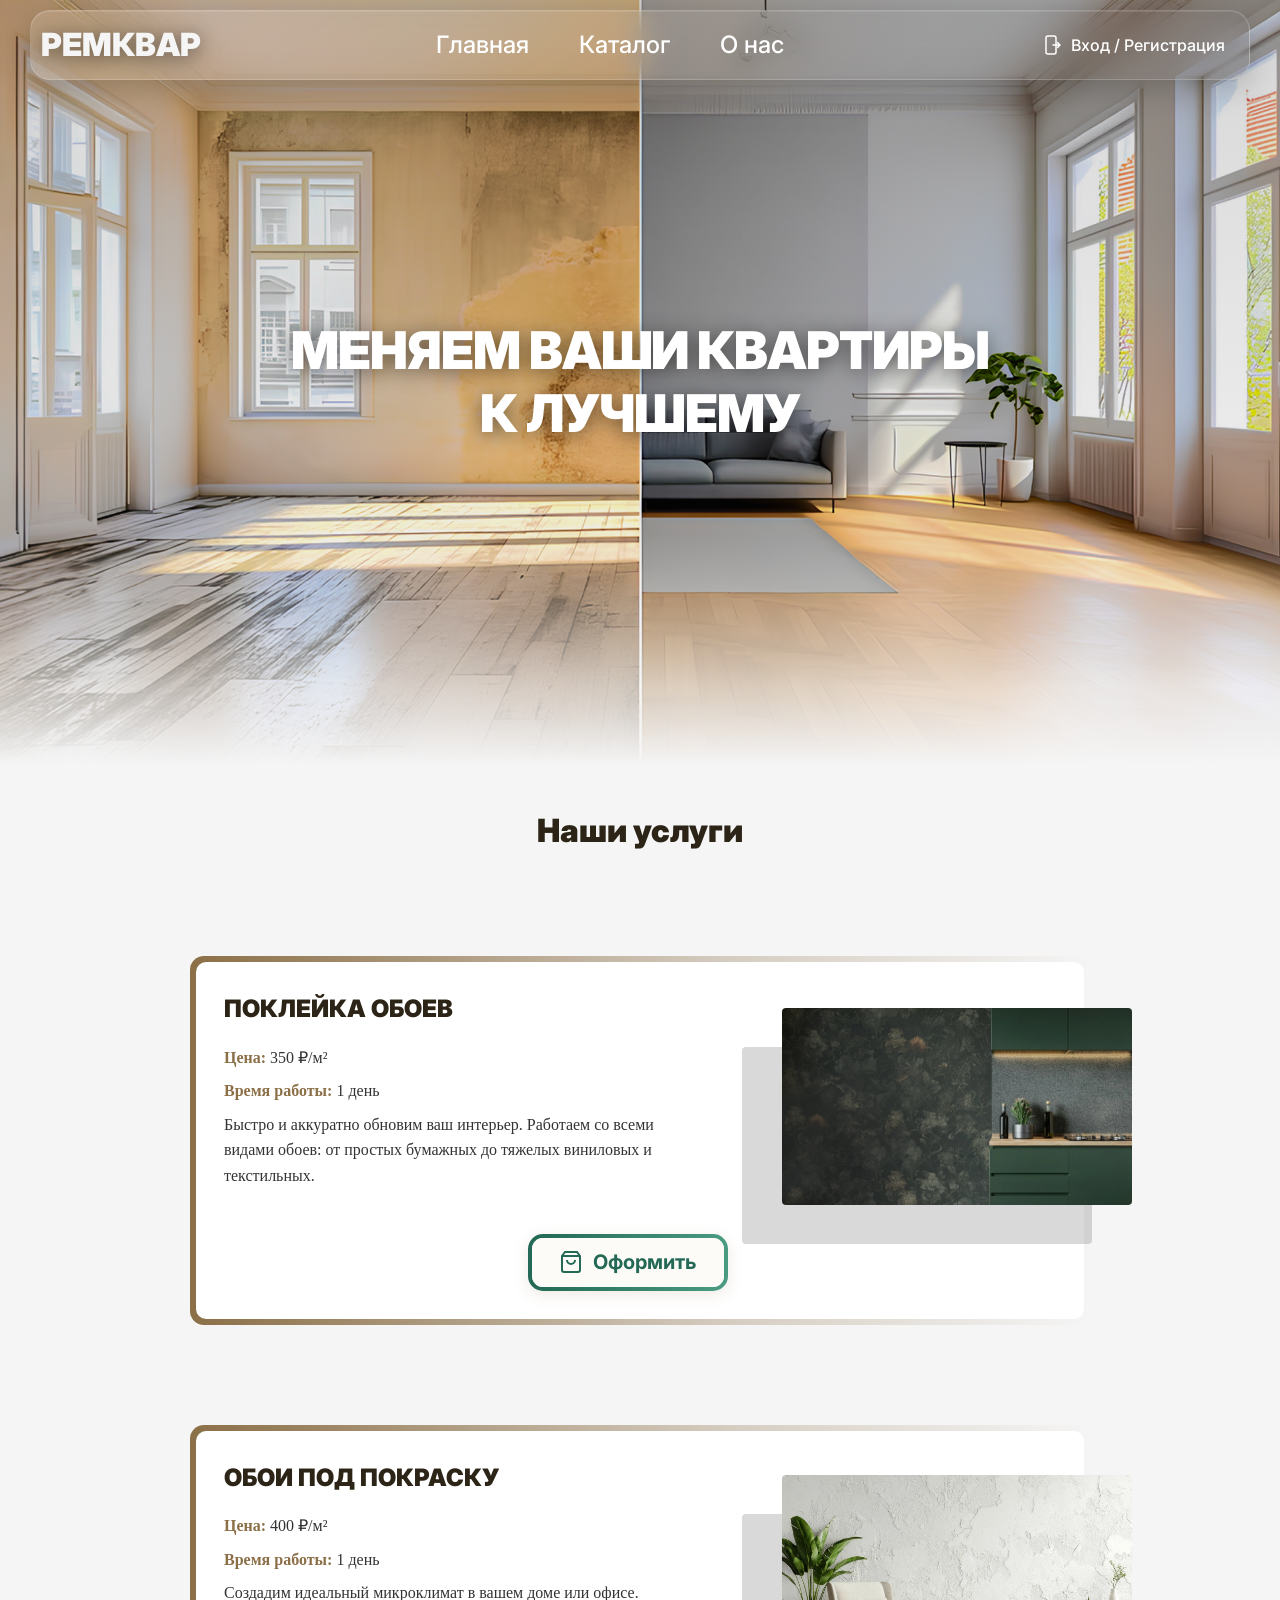
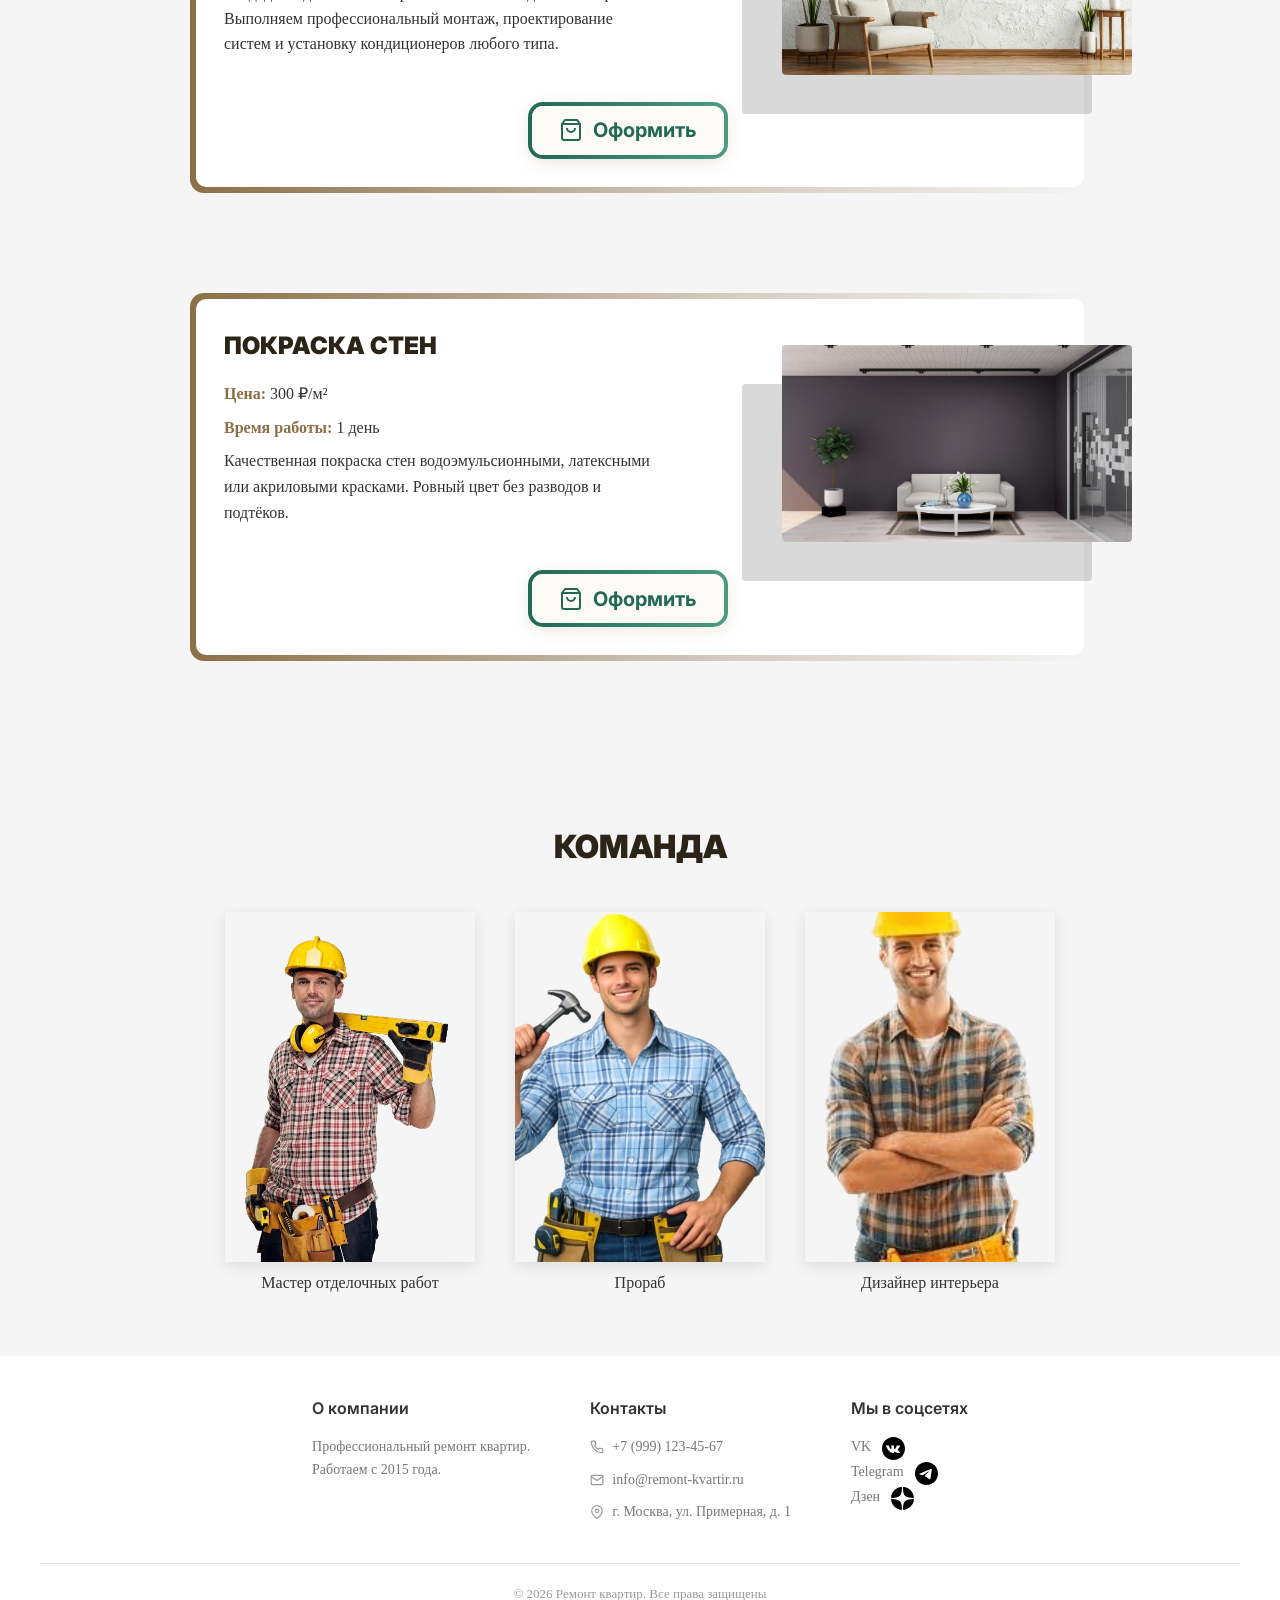
<file: public/index.html>
<!DOCTYPE html>
<html lang="ru">

<head>
    <meta charset="UTF-8">
    <meta name="viewport" content="width=device-width, initial-scale=1.0">
    <title>Услуги по ремонту квартир</title>
    <link rel="stylesheet" href="css/style.css">
    <link rel="stylesheet" href="css/index.css">
    <link rel="preconnect" href="https://fonts.googleapis.com">
    <link rel="preconnect" href="https://fonts.gstatic.com" crossorigin>
    <link href="https://fonts.googleapis.com/css2?family=Inter:wght@400;500;600;700;900&display=swap" rel="stylesheet">
    <base target="_blank">
</head>

<body>
    <!-- Хедер -->
    <header class="header-main">
        <nav class="headerNavFlxb-main-page">
            <h1>РЕМКВАР</h1>
            <div class="flxb-txts-header-main-page">
                <a href="index.html">Главная</a>
                <a href="catalog.html">Каталог</a>
                <a href="about.html">О нас</a>
            </div>
            <button class="login-btn" id="login-btn">
                <svg width="20" height="20" viewBox="0 0 20 20" fill="none" xmlns="http://www.w3.org/2000/svg">
                    <!-- Дверной проём -->
                    <path
                        d="M3 3C3 1.89543 3.89543 1 5 1H11C12.1046 1 13 1.89543 13 3V17C13 18.1046 12.1046 19 11 19H5C3.89543 19 3 18.1046 3 17V3Z"
                        stroke="currentColor" stroke-width="1.5" />
                    <!-- Стрелка входа -->
                    <path d="M10 10H17M17 10L14.5 7.5M17 10L14.5 12.5" stroke="currentColor" stroke-width="1.5"
                        stroke-linecap="round" stroke-linejoin="round" />
                </svg>
                <span id="login-txt">Вход / Регистрация</span>
            </button>
        </nav>
    </header>

    <!-- Модальное окно авторизации -->
   <div class="auth-overlay" id="auth-overlay">
    <div class="auth-modal">
        <button class="auth-close">&times;</button>
        <h2>Добро пожаловать</h2>
        <div class="auth-tabs">
            <button class="auth-tab active" id="login-tab">Вход</button>
            <button class="auth-tab" id="register-tab">Регистрация</button>
        </div>

        <!-- Форма входа -->
        <div class="auth-form active" id="login-form">
            <form id="login-form-fields">
                <input type="email" id="login-input" placeholder="Email" required>
                <input type="password" id="login-password" placeholder="Пароль" required>
                <button type="submit" class="auth-submit">Войти</button>
            </form>
        </div>

        <!-- Форма регистрации -->
        <div class="auth-form" id="register-form">
            <form id="register-form-fields">
                <input type="text" id="register-surname" placeholder="Фамилия" required>
                <input type="text" id="register-name" placeholder="Имя" required>
                <input type="text" id="register-middlename" placeholder="Отчество" required>
                <input type="email" id="register-email" placeholder="Email" required>
                <label>Телефон для обратной связи <span class="required">*</span></label>
                <input type="tel" class="order-telephone" placeholder="+7 (___) ___-__-__" maxlength="18" required>
                <input type="password" id="register-password" placeholder="Пароль (мин. 8 символов)" required>
                <button type="submit" class="auth-submit">Зарегистрироваться</button>
            </form>
        </div>
    </div>
</div>

    <main>
        <!--до/после -->
        <section class="hero-section">
            <img src="media/фото до после.png" alt="Ремонт до и после" class="hero-image">
            <div class="hero-overlay">
                <h1 class="hero-title">МЕНЯЕМ ВАШИ КВАРТИРЫ К&nbsp;ЛУЧШЕМУ</h1>
            </div>
        </section>

        <section class="services-section">
            <h2 class="section-title">Наши услуги</h2>

            <!-- Карточка 1: Поклейка обоев -->
            <div class="service-card-wrapper">
                <div class="service-card">
                    <div class="service-card-text">
                        <h3>ПОКЛЕЙКА ОБОЕВ</h3>
                        <p><strong>Цена:</strong> 350 ₽/м²</p>
                        <p><strong>Время работы:</strong> 1 день</p>
                        <p>Быстро и аккуратно обновим ваш интерьер. Работаем со всеми видами обоев: от простых бумажных
                            до тяжелых виниловых и текстильных.</p>
                        <a href="detail.html?id=1" class="want-btn" target="_self">
                            <svg width="24" height="24" viewBox="0 0 24 24" fill="none" stroke="currentColor"
                                stroke-width="2">
                                <path d="M6 2L3 6v14a2 2 0 0 0 2 2h14a2 2 0 0 0 2-2V6l-3-4z"></path>
                                <line x1="3" y1="6" x2="21" y2="6"></line>
                                <path d="M16 10a4 4 0 0 1-8 0"></path>
                            </svg>
                            Оформить
                        </a>
                    </div>
                    <div class="service-card-image">
                        <img src="media/пример-поклейки-обоев.png" alt="Поклейка обоев">
                    </div>
                </div>
            </div>

            <!-- Карточка 2: Обои под покраску -->
            <div class="service-card-wrapper">
                <div class="service-card">
                    <div class="service-card-text">
                        <h3>ОБОИ ПОД ПОКРАСКУ</h3>
                        <p><strong>Цена:</strong> 400 ₽/м²</p>
                        <p><strong>Время работы:</strong> 1 день</p>
                        <p>Создадим идеальный микроклимат в вашем доме или офисе. Выполняем профессиональный монтаж,
                            проектирование систем и установку кондиционеров любого типа.</p>
                        <a href="detail.html?id=2" class="want-btn" target="_self">
                            <svg width="24" height="24" viewBox="0 0 24 24" fill="none" stroke="currentColor"
                                stroke-width="2">
                                <path d="M6 2L3 6v14a2 2 0 0 0 2 2h14a2 2 0 0 0 2-2V6l-3-4z"></path>
                                <line x1="3" y1="6" x2="21" y2="6"></line>
                                <path d="M16 10a4 4 0 0 1-8 0"></path>
                            </svg>
                            Оформить
                        </a>
                    </div>
                    <div class="service-card-image">
                        <img src="media/обои-под-покраску.png" alt="обои-под-покраску">
                    </div>
                </div>
            </div>

            <!-- Карточка 3: Обновление стен -->
            <div class="service-card-wrapper">
                <div class="service-card">
                    <div class="service-card-text">
                        <h3>ПОКРАСКА СТЕН</h3>
                        <p><strong>Цена:</strong> 300 ₽/м²</p>
                        <p><strong>Время работы:</strong> 1 день</p>
                        <p>Качественная покраска стен водоэмульсионными, латексными или акриловыми красками.
                            Ровный цвет без разводов и подтёков.</p>
                        <a href="detail.html?id=3" class="want-btn" target="_self">
                            <svg width="24" height="24" viewBox="0 0 24 24" fill="none" stroke="currentColor"
                                stroke-width="2">
                                <path d="M6 2L3 6v14a2 2 0 0 0 2 2h14a2 2 0 0 0 2-2V6l-3-4z"></path>
                                <line x1="3" y1="6" x2="21" y2="6"></line>
                                <path d="M16 10a4 4 0 0 1-8 0"></path>
                            </svg>
                            Оформить
                        </a>
                    </div>
                    <div class="service-card-image">
                        <img src="media/покраска стен.jpeg" alt="покраска стен">
                    </div>
                </div>
            </div>
        </section>

        <!--команда -->
        <section class="team-section">
            <h2 class="team-title">КОМАНДА</h2>
            <div class="team-grid">
                <div class="team-member">
                    <img src="media/работник.png" alt="Специалист 1">
                    <p>Мастер отделочных работ</p>
                </div>
                <div class="team-member">
                    <img src="media/работник2.png" alt="Специалист 2">
                    <p>Прораб</p>
                </div>
                <div class="team-member">
                    <img src="media/работник3.png" alt="Специалист 3">
                    <p>Дизайнер интерьера</p>
                </div>
            </div>
        </section>
    </main>

    <!-- Футер -->
    <footer class="footer">
        <div class="footer-container">
            <div class="footer-column">
                <h3>О компании</h3>
                <p>Профессиональный ремонт квартир.<br> Работаем с 2015 года.</p>
            </div>
            <div class="footer-column">
                <h3>Контакты</h3>
                <div class="contact-item">
                    <svg viewBox="0 0 24 24" fill="none" stroke="currentColor" stroke-width="2">
                        <path
                            d="M22 16.92v3a2 2 0 0 1-2.18 2 19.79 19.79 0 0 1-8.63-3.07 19.5 19.5 0 0 1-6-6 19.79 19.79 0 0 1-3.07-8.67A2 2 0 0 1 4.11 2h3a2 2 0 0 1 2 1.72c.127.96.361 1.903.7 2.81a2 2 0 0 1-.45 2.11L8.09 9.91a16 16 0 0 0 6 6l1.27-1.27a2 2 0 0 1 2.11-.45c.907.339 1.85.573 2.81.7A2 2 0 0 1 22 16.92z" />
                    </svg>
                    <a href="tel:+79991234567">+7 (999) 123-45-67</a>
                </div>
                <div class="contact-item">
                    <svg viewBox="0 0 24 24" fill="none" stroke="currentColor" stroke-width="2">
                        <path d="M4 4h16c1.1 0 2 .9 2 2v12c0 1.1-.9 2-2 2H4c-1.1 0-2-.9-2-2V6c0-1.1.9-2 2-2z" />
                        <polyline points="22,6 12,13 2,6" />
                    </svg>
                    <a href="mailto:info@remont-kvartir.ru">info@remont-kvartir.ru</a>
                </div>
                <div class="contact-item">
                    <svg viewBox="0 0 24 24" fill="none" stroke="currentColor" stroke-width="2">
                        <path d="M21 10c0 7-9 13-9 13s-9-6-9-13a9 9 0 0 1 18 0z" />
                        <circle cx="12" cy="10" r="3" />
                    </svg>
                    <p>г. Москва, ул. Примерная, д. 1</p>
                </div>
            </div>
            <div class="footer-column">
                <h3>Мы в соцсетях</h3>
                <div class="socials">
                    <a href="">
                        VK
                    </a>
                    <img src="media/icons8-vk.svg" width="25px" height="25px">
                </div>

                <div class="socials">
                    <a href="">
                        Telegram
                    </a>
                    <img src="media/icons8-telegram.svg" width="25" height="25">
                </div>

                <div class="socials">
                    <a href="">
                        Дзен
                    </a>
                    <img src="media/дзен.svg" width="25" height="25">
                </div>
            </div>
        </div>
        <div class="divider"></div>
        <div class="copyright">
            © 2026 Ремонт квартир. Все права защищены
        </div>
    </footer>
    <script src="js/auth.js"></script>
    <script src="js/telephoneMask.js"></script>
</body>

</html>
</file>
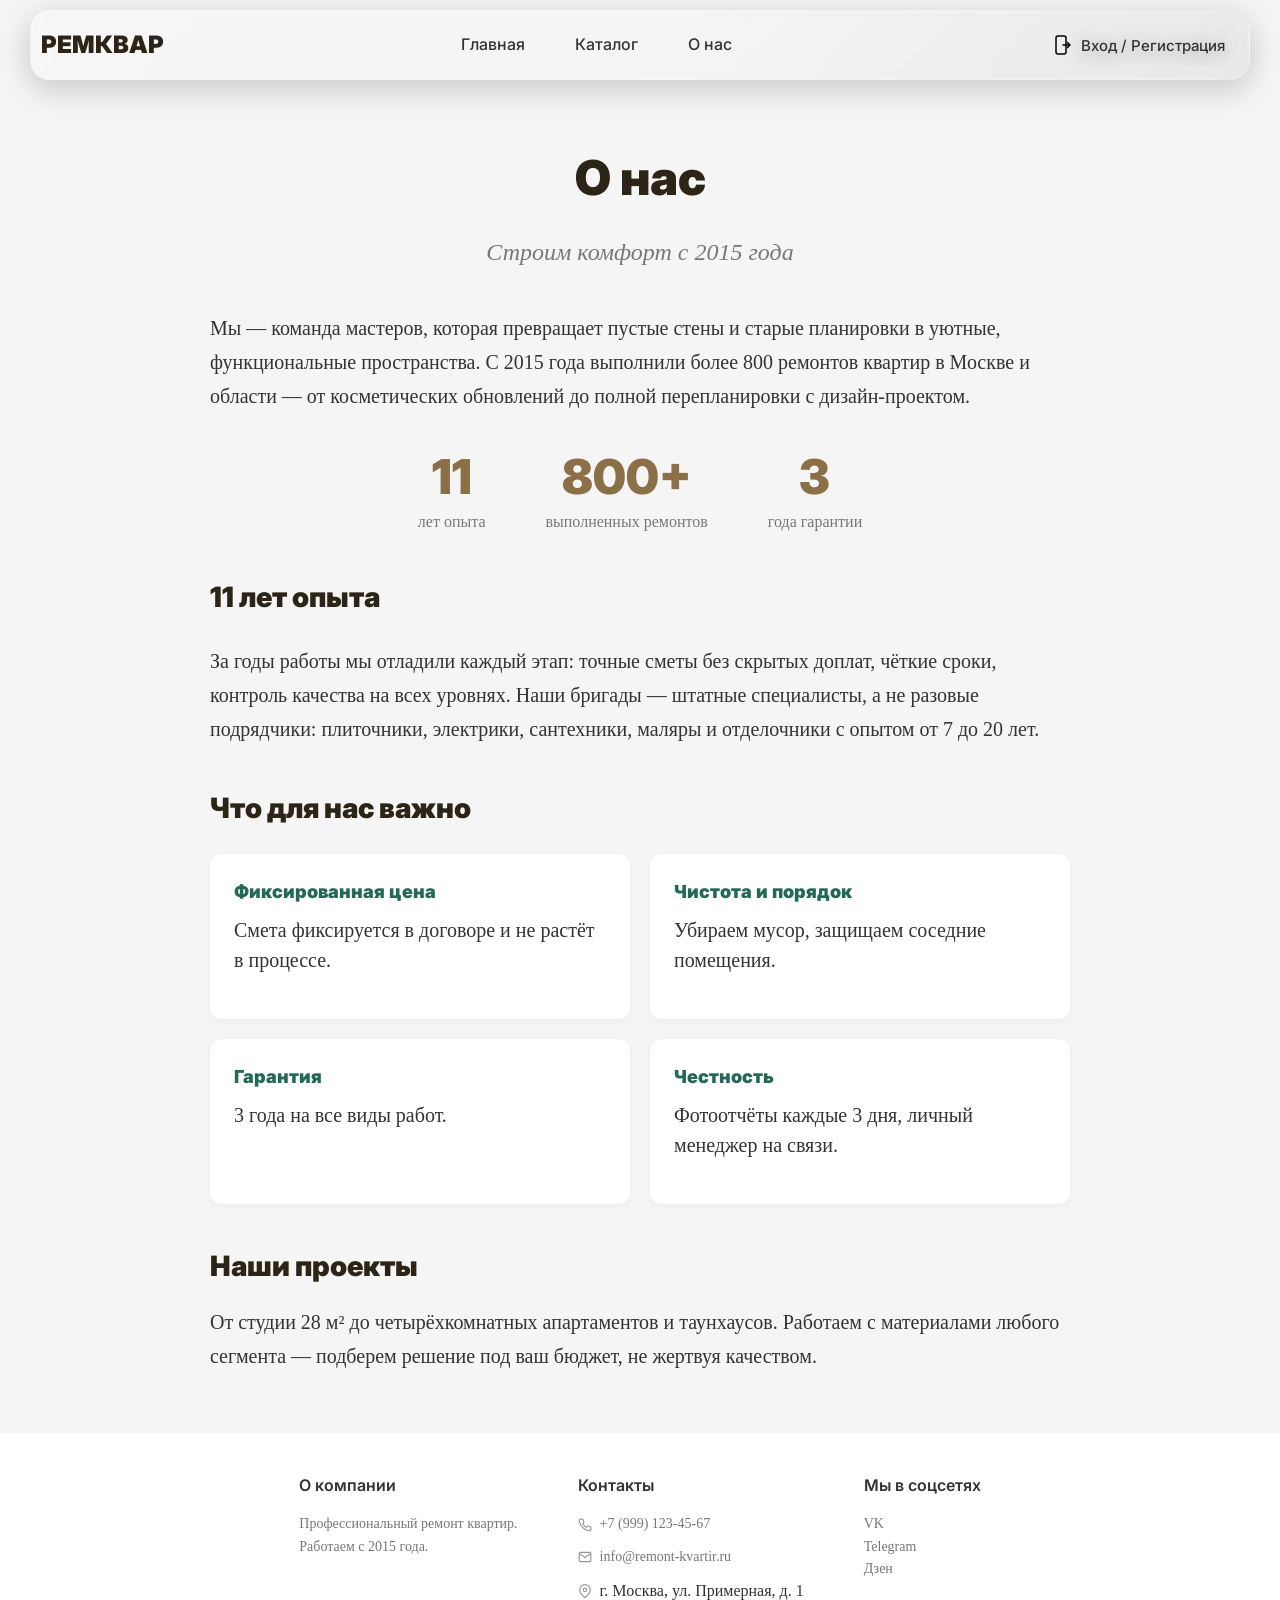
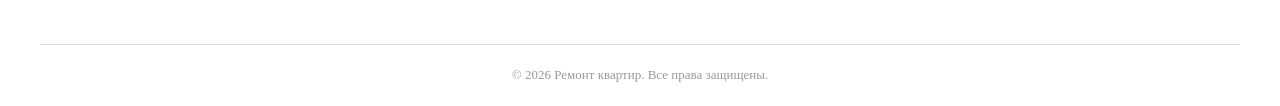
<file: public/about.html>
<!DOCTYPE html>
<html lang="ru">

<head>
    <meta charset="UTF-8">
    <meta name="viewport" content="width=device-width, initial-scale=1.0">
    <title>О нас — Ремонт квартир</title>
    <link rel="stylesheet" href="css/style.css">
    <link rel="stylesheet" href="css/about.css">
    <link rel="preconnect" href="https://fonts.googleapis.com">
    <link rel="preconnect" href="https://fonts.gstatic.com" crossorigin>
    <link href="https://fonts.googleapis.com/css2?family=Inter:wght@400;500;600;700;900&display=swap" rel="stylesheet">
</head>

<body>
    <!-- Хедер -->
    <header class="header-any" style="position: relative;">
        <nav class="headerNavFlxb-any">
            <h1>РЕМКВАР</h1>
            <div class="flxb-txts-header-any">
                <a href="index.html">Главная</a>
                <a href="catalog.html">Каталог</a>
                <a href="about.html">О нас</a>
            </div>
            <button class="login-btn" id="login-btn">
                <svg width="20" height="20" viewBox="0 0 20 20" fill="none" xmlns="http://www.w3.org/2000/svg">
                    <!-- Дверной проём -->
                    <path
                        d="M3 3C3 1.89543 3.89543 1 5 1H11C12.1046 1 13 1.89543 13 3V17C13 18.1046 12.1046 19 11 19H5C3.89543 19 3 18.1046 3 17V3Z"
                        stroke="black" stroke-width="1.5" />
                    <!-- Стрелка входа -->
                    <path d="M10 10H17M17 10L14.5 7.5M17 10L14.5 12.5" stroke="black" stroke-width="1.5"
                        stroke-linecap="round" stroke-linejoin="round" />
                </svg>
                <span id="login-txt">Вход / Регистрация</span>
            </button>
        </nav>
    </header>

    <!-- Модальное окно авторизации -->
    <div class="auth-overlay" id="auth-overlay">
        <div class="auth-modal">
            <button class="auth-close">&times;</button>
            <h2>Добро пожаловать</h2>
            <div class="auth-tabs">
                <button class="auth-tab active" id="login-tab">Вход</button>
                <button class="auth-tab" id="register-tab">Регистрация</button>
            </div>
    
            <!-- Форма входа -->
            <div class="auth-form active" id="login-form">
                <form id="login-form-fields">
                    <input type="email" id="login-input" placeholder="Email" required>
                    <input type="password" id="login-password" placeholder="Пароль" required>
                    <button type="submit" class="auth-submit">Войти</button>
                </form>
            </div>
    
            <!-- Форма регистрации -->
            <div class="auth-form" id="register-form">
                <form id="register-form-fields">
                    <input type="text" id="register-surname" placeholder="Фамилия" required>
                    <input type="text" id="register-name" placeholder="Имя" required>
                    <input type="text" id="register-middlename" placeholder="Отчество" required>
                    <input type="email" id="register-email" placeholder="Email" required>
                    <label>Телефон для обратной связи <span class="required">*</span></label>
                    <input type="tel" class="order-telephone" placeholder="+7 (___) ___-__-__" maxlength="18" required>
                    <input type="password" id="register-password" placeholder="Пароль (мин. 8 символов)" required>
                    <button type="submit" class="auth-submit">Зарегистрироваться</button>
                </form>
            </div>
        </div>
    </div>

    <main>
        <div class="about-container">
            <!-- Герой-секция -->
            <section class="about-hero">
                <h1>О нас</h1>
                <p class="about-subtitle">Строим комфорт с 2015 года</p>
            </section>

            <!-- Вступление -->
            <p class="about-intro">
                Мы — команда мастеров, которая превращает пустые стены и старые планировки в уютные, функциональные
                пространства.
                С 2015 года выполнили более 800 ремонтов квартир в Москве и области — от косметических обновлений до
                полной перепланировки с дизайн-проектом.
            </p>

            <!-- Статистика -->
            <div class="about-stats">
                <div class="stat-item">
                    <div class="stat-number">11</div>
                    <div class="stat-label">лет опыта</div>
                </div>
                <div class="stat-item">
                    <div class="stat-number">800+</div>
                    <div class="stat-label">выполненных ремонтов</div>
                </div>
                <div class="stat-item">
                    <div class="stat-number">3</div>
                    <div class="stat-label">года гарантии</div>
                </div>
            </div>

            <!-- Опыт -->
            <section class="about-values">
                <h2>11 лет опыта</h2>
                <p>
                    За годы работы мы отладили каждый этап: точные сметы без скрытых доплат, чёткие сроки, контроль
                    качества на всех уровнях.
                    Наши бригады — штатные специалисты, а не разовые подрядчики: плиточники, электрики, сантехники,
                    маляры и отделочники с опытом от 7 до 20 лет.
                </p>
            </section>

            <!-- Ценности -->
            <section class="about-values">
                <h2>Что для нас важно</h2>
                <div class="values-grid">
                    <div class="value-card">
                        <h4>Фиксированная цена</h4>
                        <p>Смета фиксируется в договоре и не растёт в процессе.</p>
                    </div>
                    <div class="value-card">
                        <h4>Чистота и порядок</h4>
                        <p>Убираем мусор, защищаем соседние помещения.</p>
                    </div>
                    <div class="value-card">
                        <h4>Гарантия</h4>
                        <p>3 года на все виды работ.</p>
                    </div>
                    <div class="value-card">
                        <h4>Честность</h4>
                        <p>Фотоотчёты каждые 3 дня, личный менеджер на связи.</p>
                    </div>
                </div>
            </section>

            <!-- Проекты -->
            <section class="about-projects">
                <h2>Наши проекты</h2>
                <p>
                    От студии 28 м² до четырёхкомнатных апартаментов и таунхаусов.
                    Работаем с материалами любого сегмента — подберем решение под ваш бюджет, не жертвуя качеством.
                </p>
            </section>
        </div>
    </main>

    <!-- Футер -->
    <footer class="footer">
        <div class="footer-container">
            <div class="footer-column">
                <h3>О компании</h3>
                <p>Профессиональный ремонт квартир.<br> Работаем с 2015 года.</p>
            </div>
            <div class="footer-column">
                <h3>Контакты</h3>
                <div class="contact-item">
                    <svg viewBox="0 0 24 24" fill="none" stroke="currentColor" stroke-width="2">
                        <path
                            d="M22 16.92v3a2 2 0 0 1-2.18 2 19.79 19.79 0 0 1-8.63-3.07 19.5 19.5 0 0 1-6-6 19.79 19.79 0 0 1-3.07-8.67A2 2 0 0 1 4.11 2h3a2 2 0 0 1 2 1.72c.127.96.361 1.903.7 2.81a2 2 0 0 1-.45 2.11L8.09 9.91a16 16 0 0 0 6 6l1.27-1.27a2 2 0 0 1 2.11-.45c.907.339 1.85.573 2.81.7A2 2 0 0 1 22 16.92z" />
                    </svg>
                    <a href="tel:+79991234567">+7 (999) 123-45-67</a>
                </div>
                <div class="contact-item">
                    <svg viewBox="0 0 24 24" fill="none" stroke="currentColor" stroke-width="2">
                        <path d="M4 4h16c1.1 0 2 .9 2 2v12c0 1.1-.9 2-2 2H4c-1.1 0-2-.9-2-2V6c0-1.1.9-2 2-2z" />
                        <polyline points="22,6 12,13 2,6" />
                    </svg>
                    <a href="mailto:info@remont-kvartir.ru">info@remont-kvartir.ru</a>
                </div>
                <div class="contact-item">
                    <svg viewBox="0 0 24 24" fill="none" stroke="currentColor" stroke-width="2">
                        <path d="M21 10c0 7-9 13-9 13s-9-6-9-13a9 9 0 0 1 18 0z" />
                        <circle cx="12" cy="10" r="3" />
                    </svg>
                    <span>г. Москва, ул. Примерная, д. 1</span>
                </div>
            </div>
            <div class="footer-column">
                <h3>Мы в соцсетях</h3>
                <a href="">VK</a>
                <a href="">Telegram</a>
                <a href="">Дзен</a>
            </div>
        </div>
        <div class="divider"></div>
        <div class="copyright">
            © 2026 Ремонт квартир. Все права защищены.
        </div>
    </footer>

    <script src="js/auth.js"></script>
    <script src="js/telephoneMask.js"></script>
</body>

</html>
</file>
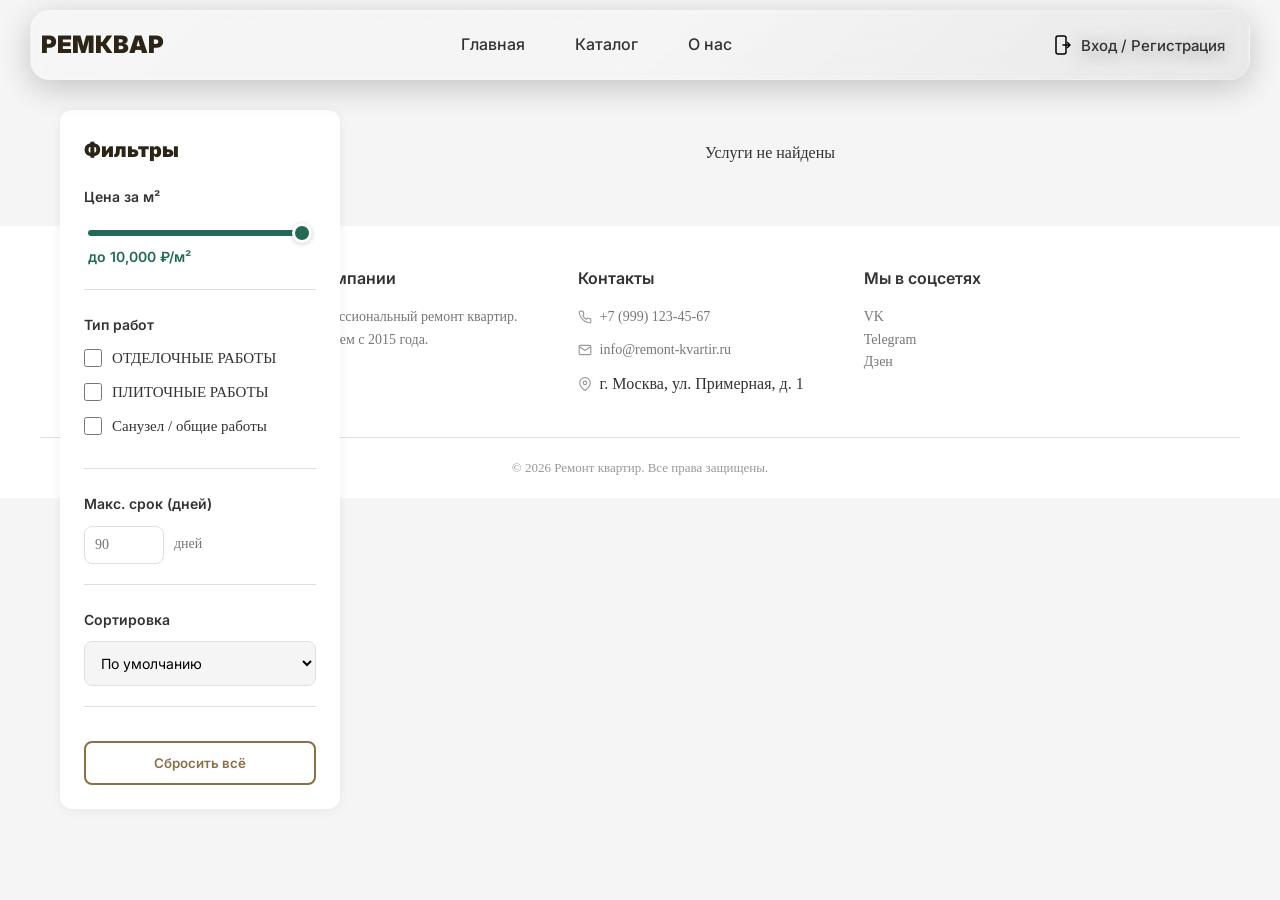
<file: public/catalog.html>
<!DOCTYPE html>
<html lang="ru">

<head>
    <meta charset="UTF-8">
    <meta name="viewport" content="width=device-width, initial-scale=1.0">
    <title>Каталог услуг — Ремонт квартир</title>
    <link rel="stylesheet" href="css/style.css">
    <link rel="stylesheet" href="css/catalog.css">
    <link rel="preconnect" href="https://fonts.googleapis.com">
    <link rel="preconnect" href="https://fonts.gstatic.com" crossorigin>
    <link href="https://fonts.googleapis.com/css2?family=Inter:wght@400;500;600;700;900&display=swap" rel="stylesheet">
</head>

<body>
    <!-- Хедер -->
    <header class="header-any"  >
        <nav class="headerNavFlxb-any">
           <h1>РЕМКВАР</h1>
            <div class="flxb-txts-header-any">
                <a href="index.html">Главная</a>
                <a href="catalog.html">Каталог</a>
                <a href="about.html">О нас</a>
            </div>
            <button class="login-btn" id="login-btn">
               <svg width="20" height="20" viewBox="0 0 20 20" fill="none" xmlns="http://www.w3.org/2000/svg">
                    <!-- Дверной проём -->
                    <path
                        d="M3 3C3 1.89543 3.89543 1 5 1H11C12.1046 1 13 1.89543 13 3V17C13 18.1046 12.1046 19 11 19H5C3.89543 19 3 18.1046 3 17V3Z"
                        stroke="black" stroke-width="1.5" />
                    <!-- Стрелка входа -->
                    <path d="M10 10H17M17 10L14.5 7.5M17 10L14.5 12.5" stroke="black" stroke-width="1.5"
                        stroke-linecap="round" stroke-linejoin="round" />
                </svg>
                <span id="login-txt">Вход / Регистрация</span>
            </button>
        </nav>
    </header>

    <!-- Модальное окно авторизации -->
    <div class="auth-overlay" id="auth-overlay">
    <div class="auth-modal">
        <button class="auth-close">&times;</button>
        <h2>Добро пожаловать</h2>
        <div class="auth-tabs">
            <button class="auth-tab active" id="login-tab">Вход</button>
            <button class="auth-tab" id="register-tab">Регистрация</button>
        </div>

        <!-- Форма входа -->
        <div class="auth-form active" id="login-form">
            <form id="login-form-fields">
                <input type="email" id="login-input" placeholder="Email" required>
                <input type="password" id="login-password" placeholder="Пароль" required>
                <button type="submit" class="auth-submit">Войти</button>
            </form>
        </div>

        <!-- Форма регистрации -->
        <div class="auth-form" id="register-form">
            <form id="register-form-fields">
                <input type="text" id="register-surname" placeholder="Фамилия" required>
                <input type="text" id="register-name" placeholder="Имя" required>
                <input type="text" id="register-middlename" placeholder="Отчество" required>
                <input type="email" id="register-email" placeholder="Email" required>
                <label>Телефон для обратной связи <span class="required">*</span></label>
                <input type="tel" class="order-telephone" placeholder="+7 (___) ___-__-__" maxlength="18" required>
                <input type="password" id="register-password" placeholder="Пароль (мин. 8 символов)" required>
                <button type="submit" class="auth-submit">Зарегистрироваться</button>
            </form>
        </div>
    </div>
</div>

    <main>
        <div class="catalog-layout">
            <!-- Фильтры -->
            <aside class="filters-sidebar">
                <h3>Фильтры</h3>

                <!-- Ползунок цены -->
                <div class="filter-group">
                    <label class="filter-label">Цена за м²</label>
                    <div class="price-slider-wrapper">
                        <input type="range" id="price-slider" class="price-slider" min="0" max="10000" step="100" value="10000">
                        <div class="price-display" id="price-display">до 10 000 ₽/м²</div>
                    </div>
                </div>

                <!-- Тип ремонта -->
                <div class="filter-group">
                    <label class="filter-label">Тип работ</label>
                    <label class="filter-checkbox">
                        <input type="checkbox" id="filter-finishing">
                        <span>ОТДЕЛОЧНЫЕ РАБОТЫ</span>
                    </label>
                    <label class="filter-checkbox">
                        <input type="checkbox" id="filter-tile">
                        <span>ПЛИТОЧНЫЕ РАБОТЫ</span>
                    </label>
                    <label class="filter-checkbox">
                        <input type="checkbox" id="filter-general">
                        <span>Санузел / общие работы</span>
                    </label>
                </div>

                <!-- Срок выполнения -->
                <div class="filter-group">
                    <label class="filter-label">Макс. срок (дней)</label>
                    <div class="duration-inputs">
                        <input type="number" id="duration-max" placeholder="90" min="1">
                        <span>дней</span>
                    </div>
                </div>

                <!-- Сортировка -->
                <div class="filter-group">
                    <label class="filter-label">Сортировка</label>
                    <select id="sort-select" class="sort-select">
                        <option value="default">По умолчанию</option>
                        <option value="price-asc">Цена: по возрастанию</option>
                        <option value="price-desc">Цена: по убыванию</option>
                    </select>
                </div>

                <!-- Сброс -->
                <button class="reset-btn" id="reset-btn">Сбросить всё</button>
            </aside>

            <!-- Сетка услуг -->
            <div class="catalog-grid-wrapper">
                <div class="catalog-grid" id="catalog-grid">
                    <!-- Карточки генерируются JS -->
                </div>
            </div>
        </div>
    </main>

    <!-- Футер -->
    <footer class="footer">
        <div class="footer-container">
            <div class="footer-column">
                <h3>О компании</h3>
                <p>Профессиональный ремонт квартир.<br> Работаем с 2015 года.</p>
            </div>
            <div class="footer-column">
                <h3>Контакты</h3>
                <div class="contact-item">
                    <svg viewBox="0 0 24 24" fill="none" stroke="currentColor" stroke-width="2">
                        <path d="M22 16.92v3a2 2 0 0 1-2.18 2 19.79 19.79 0 0 1-8.63-3.07 19.5 19.5 0 0 1-6-6 19.79 19.79 0 0 1-3.07-8.67A2 2 0 0 1 4.11 2h3a2 2 0 0 1 2 1.72c.127.96.361 1.903.7 2.81a2 2 0 0 1-.45 2.11L8.09 9.91a16 16 0 0 0 6 6l1.27-1.27a2 2 0 0 1 2.11-.45c.907.339 1.85.573 2.81.7A2 2 0 0 1 22 16.92z" />
                    </svg>
                    <a href="tel:+79991234567">+7 (999) 123-45-67</a>
                </div>
                <div class="contact-item">
                    <svg viewBox="0 0 24 24" fill="none" stroke="currentColor" stroke-width="2">
                        <path d="M4 4h16c1.1 0 2 .9 2 2v12c0 1.1-.9 2-2 2H4c-1.1 0-2-.9-2-2V6c0-1.1.9-2 2-2z" />
                        <polyline points="22,6 12,13 2,6" />
                    </svg>
                    <a href="mailto:info@remont-kvartir.ru">info@remont-kvartir.ru</a>
                </div>
                <div class="contact-item">
                    <svg viewBox="0 0 24 24" fill="none" stroke="currentColor" stroke-width="2">
                        <path d="M21 10c0 7-9 13-9 13s-9-6-9-13a9 9 0 0 1 18 0z" />
                        <circle cx="12" cy="10" r="3" />
                    </svg>
                    <span>г. Москва, ул. Примерная, д. 1</span>
                </div>
            </div>
            <div class="footer-column">
                <h3>Мы в соцсетях</h3>
                <a href="">VK</a>
                <a href="">Telegram</a>
                <a href="">Дзен</a>
            </div>
        </div>
        <div class="divider"></div>
        <div class="copyright">
            © 2026 Ремонт квартир. Все права защищены.
        </div>
    </footer>
    <script src="js/auth.js"></script>
    <script src="js/telephoneMask.js"></script>
    <script src="js/catalog.js"></script>
    
</body>

</html>
</file>
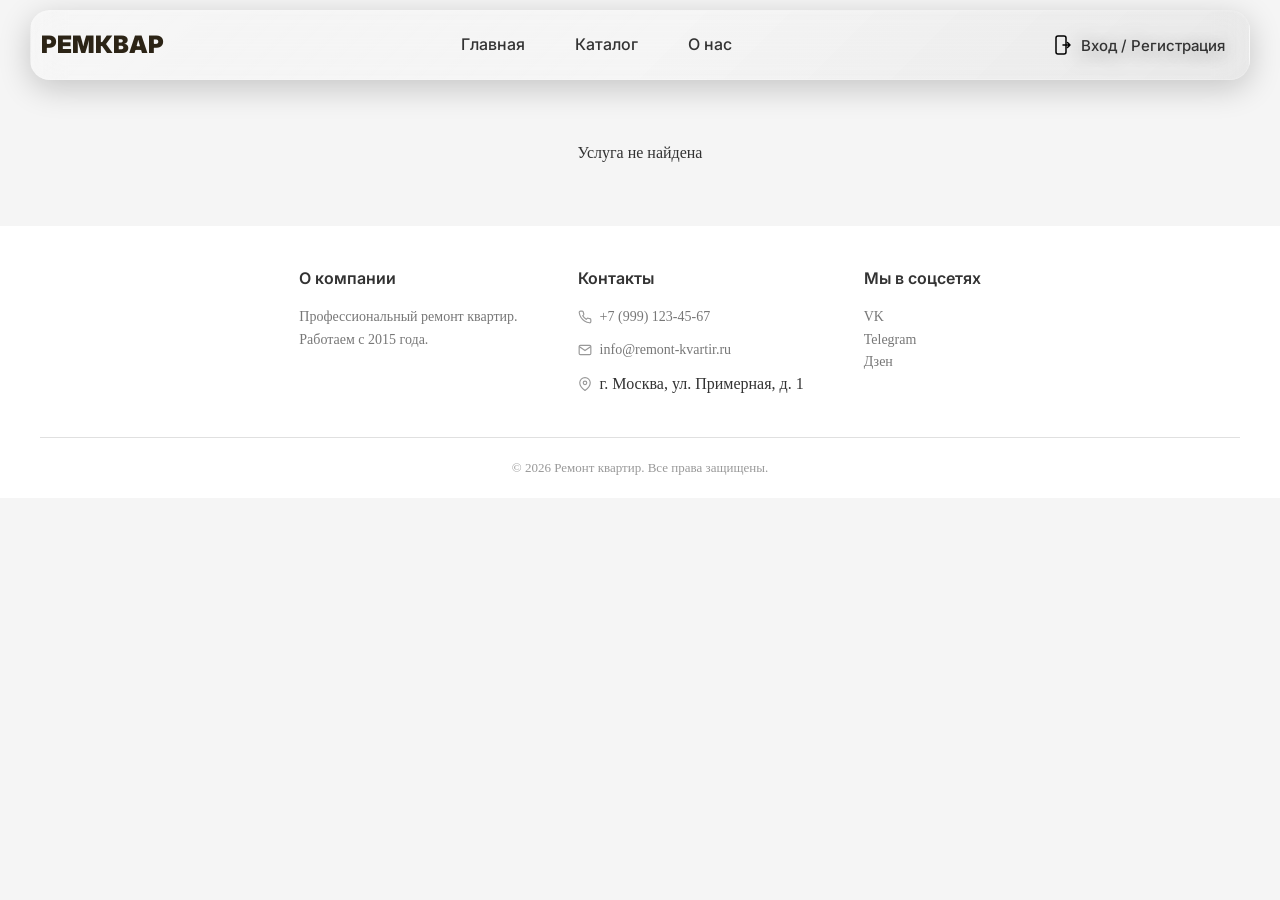
<file: public/detail.html>
<!DOCTYPE html>
<html lang="ru">

<head>
    <meta charset="UTF-8">
    <meta name="viewport" content="width=device-width, initial-scale=1.0">
    <title>Услуга — Ремонт квартир</title>
    <link rel="stylesheet" href="css/style.css">
    <link rel="stylesheet" href="css/detail.css">
    <link rel="preconnect" href="https://fonts.googleapis.com">
    <link rel="preconnect" href="https://fonts.gstatic.com" crossorigin>
    <link href="https://fonts.googleapis.com/css2?family=Inter:wght@400;500;600;700;900&display=swap" rel="stylesheet">
    <base target="_blank">
</head>

<body>
    <!-- Хедер -->
    <header class="header-any">
        <nav class="headerNavFlxb-any">
            <h1>РЕМКВАР</h1>
            <div class="flxb-txts-header-any">
                <a href="index.html">Главная</a>
                <a href="catalog.html">Каталог</a>
                <a href="about.html">О нас</a>
            </div>
            <button class="login-btn" id="login-btn">
                <svg width="20" height="20" viewBox="0 0 20 20" fill="none" xmlns="http://www.w3.org/2000/svg">
                    <!-- Дверной проём -->
                    <path
                        d="M3 3C3 1.89543 3.89543 1 5 1H11C12.1046 1 13 1.89543 13 3V17C13 18.1046 12.1046 19 11 19H5C3.89543 19 3 18.1046 3 17V3Z"
                        stroke="black" stroke-width="1.5" />
                    <!-- Стрелка входа -->
                    <path d="M10 10H17M17 10L14.5 7.5M17 10L14.5 12.5" stroke="black" stroke-width="1.5"
                        stroke-linecap="round" stroke-linejoin="round" />
                </svg>
                <span id="login-txt">Вход / Регистрация</span>
            </button>
        </nav>
    </header>

    <!-- Модальное окно авторизации -->
    <div class="auth-overlay" id="auth-overlay">
        <div class="auth-modal">
            <button class="auth-close">&times;</button>
            <h2>Добро пожаловать</h2>
            <div class="auth-tabs">
                <button class="auth-tab active" id="login-tab">Вход</button>
                <button class="auth-tab" id="register-tab">Регистрация</button>
            </div>
    
            <!-- Форма входа -->
            <div class="auth-form active" id="login-form">
                <form id="login-form-fields">
                    <input type="email" id="login-input" placeholder="Email" required>
                    <input type="password" id="login-password" placeholder="Пароль" required>
                    <button type="submit" class="auth-submit">Войти</button>
                </form>
            </div>
    
            <!-- Форма регистрации -->
            <div class="auth-form" id="register-form">
                <form id="register-form-fields">
                    <input type="text" id="register-surname" placeholder="Фамилия" required>
                    <input type="text" id="register-name" placeholder="Имя" required>
                    <input type="text" id="register-middlename" placeholder="Отчество" required>
                    <input type="email" id="register-email" placeholder="Email" required>
                    <label>Телефон для обратной связи <span class="required">*</span></label>
                    <input type="tel" class="order-telephone" placeholder="+7 (___) ___-__-__" maxlength="18" required>
                    <input type="password" id="register-password" placeholder="Пароль (мин. 8 символов)" required>
                    <button type="submit" class="auth-submit">Зарегистрироваться</button>
                </form>
            </div>
        </div>
    </div>
    </div>

    <main>
        <div class="detail-container" id="detail-container">
            <!-- Кнопка назад -->
            <a href="catalog.html" class="back-link">
                <svg viewBox="0 0 24 24" fill="none" stroke="currentColor" stroke-width="2">
                    <path d="M19 12H5M12 19l-7-7 7-7" />
                </svg>
                Вернуться в каталог
            </a>

            <!-- Главное фото -->
            <div class="detail-hero">
                <img src="" alt="Пример ремонта" id="detail-hero-img">
            </div>

            <!-- Информация об услуге -->
            <div class="detail-info">
                <h1 class="detail-title" id="detail-title">Загрузка...</h1>
                <div class="detail-meta">
                    <span class="detail-meta-item"><strong>Цена:</strong> <span id="detail-price">—</span></span>
                    <span class="detail-meta-item"><strong>Срок:</strong> <span id="detail-duration">—</span></span>
                    <span class="detail-meta-item"><strong>Тип:</strong> <span id="detail-type">—</span></span>
                </div>
                <p class="detail-description" id="detail-description">—</p>

                <div class="works-list">
                    <h4>Виды работ:</h4>
                    <ul id="works-list">
                        <!-- Заполняется JS -->
                    </ul>
                </div>
            </div>

            <!-- Форма заявки -->
            <div class="order-section" id="order-form-section">
                <h3>Оформить заявку</h3>
                <form class="order-form" id="order-form">
                    <input type="hidden" id="service-id">
                    <div class="form-group">
                        <label>Площадь квартиры (м²) <span class="required">*</span></label>
                        <input type="number" id="order-area" min="10" placeholder="Например: 45" required>
                    </div>
                    <div class="form-group">
    <label>Адрес объекта <span class="required">*</span></label>
    <input type="text" id="order-address" placeholder="г. Москва, ул. Ленина, д. 1, кв. 5" required>
</div>


                    <div class="form-group">
                        <label>Дополнительная информация / пожелания</label>
                        <textarea id="order-wishes" placeholder="Опишите ваши пожелания..."></textarea>
                    </div>
                    <button type="submit" class="order-submit" id="order-submit">Оформить заявку</button>
                </form>
            </div>
        </div>
    </main>

    <!-- Футер -->
    <footer class="footer">
        <div class="footer-container">
            <div class="footer-column">
                <h3>О компании</h3>
                <p>Профессиональный ремонт квартир.<br> Работаем с 2015 года.</p>
            </div>
            <div class="footer-column">
                <h3>Контакты</h3>
                <div class="contact-item">
                    <svg viewBox="0 0 24 24" fill="none" stroke="currentColor" stroke-width="2">
                        <path
                            d="M22 16.92v3a2 2 0 0 1-2.18 2 19.79 19.79 0 0 1-8.63-3.07 19.5 19.5 0 0 1-6-6 19.79 19.79 0 0 1-3.07-8.67A2 2 0 0 1 4.11 2h3a2 2 0 0 1 2 1.72c.127.96.361 1.903.7 2.81a2 2 0 0 1-.45 2.11L8.09 9.91a16 16 0 0 0 6 6l1.27-1.27a2 2 0 0 1 2.11-.45c.907.339 1.85.573 2.81.7A2 2 0 0 1 22 16.92z" />
                    </svg>
                    <a href="tel:+79991234567">+7 (999) 123-45-67</a>
                </div>
                <div class="contact-item">
                    <svg viewBox="0 0 24 24" fill="none" stroke="currentColor" stroke-width="2">
                        <path d="M4 4h16c1.1 0 2 .9 2 2v12c0 1.1-.9 2-2 2H4c-1.1 0-2-.9-2-2V6c0-1.1.9-2 2-2z" />
                        <polyline points="22,6 12,13 2,6" />
                    </svg>
                    <a href="mailto:info@remont-kvartir.ru">info@remont-kvartir.ru</a>
                </div>
                <div class="contact-item">
                    <svg viewBox="0 0 24 24" fill="none" stroke="currentColor" stroke-width="2">
                        <path d="M21 10c0 7-9 13-9 13s-9-6-9-13a9 9 0 0 1 18 0z" />
                        <circle cx="12" cy="10" r="3" />
                    </svg>
                    <span>г. Москва, ул. Примерная, д. 1</span>
                </div>
            </div>
            <div class="footer-column">
                <h3>Мы в соцсетях</h3>
                <a href="">VK</a>
                <a href="">Telegram</a>
                <a href="">Дзен</a>
            </div>
        </div>
        <div class="divider"></div>
        <div class="copyright">
            © 2026 Ремонт квартир. Все права защищены.
        </div>
    </footer>

    <script src="js/auth.js"></script>
    <script src="js/telephoneMask.js"></script>
    <script src="js/detail.js"></script>
</body>

</html>
</file>
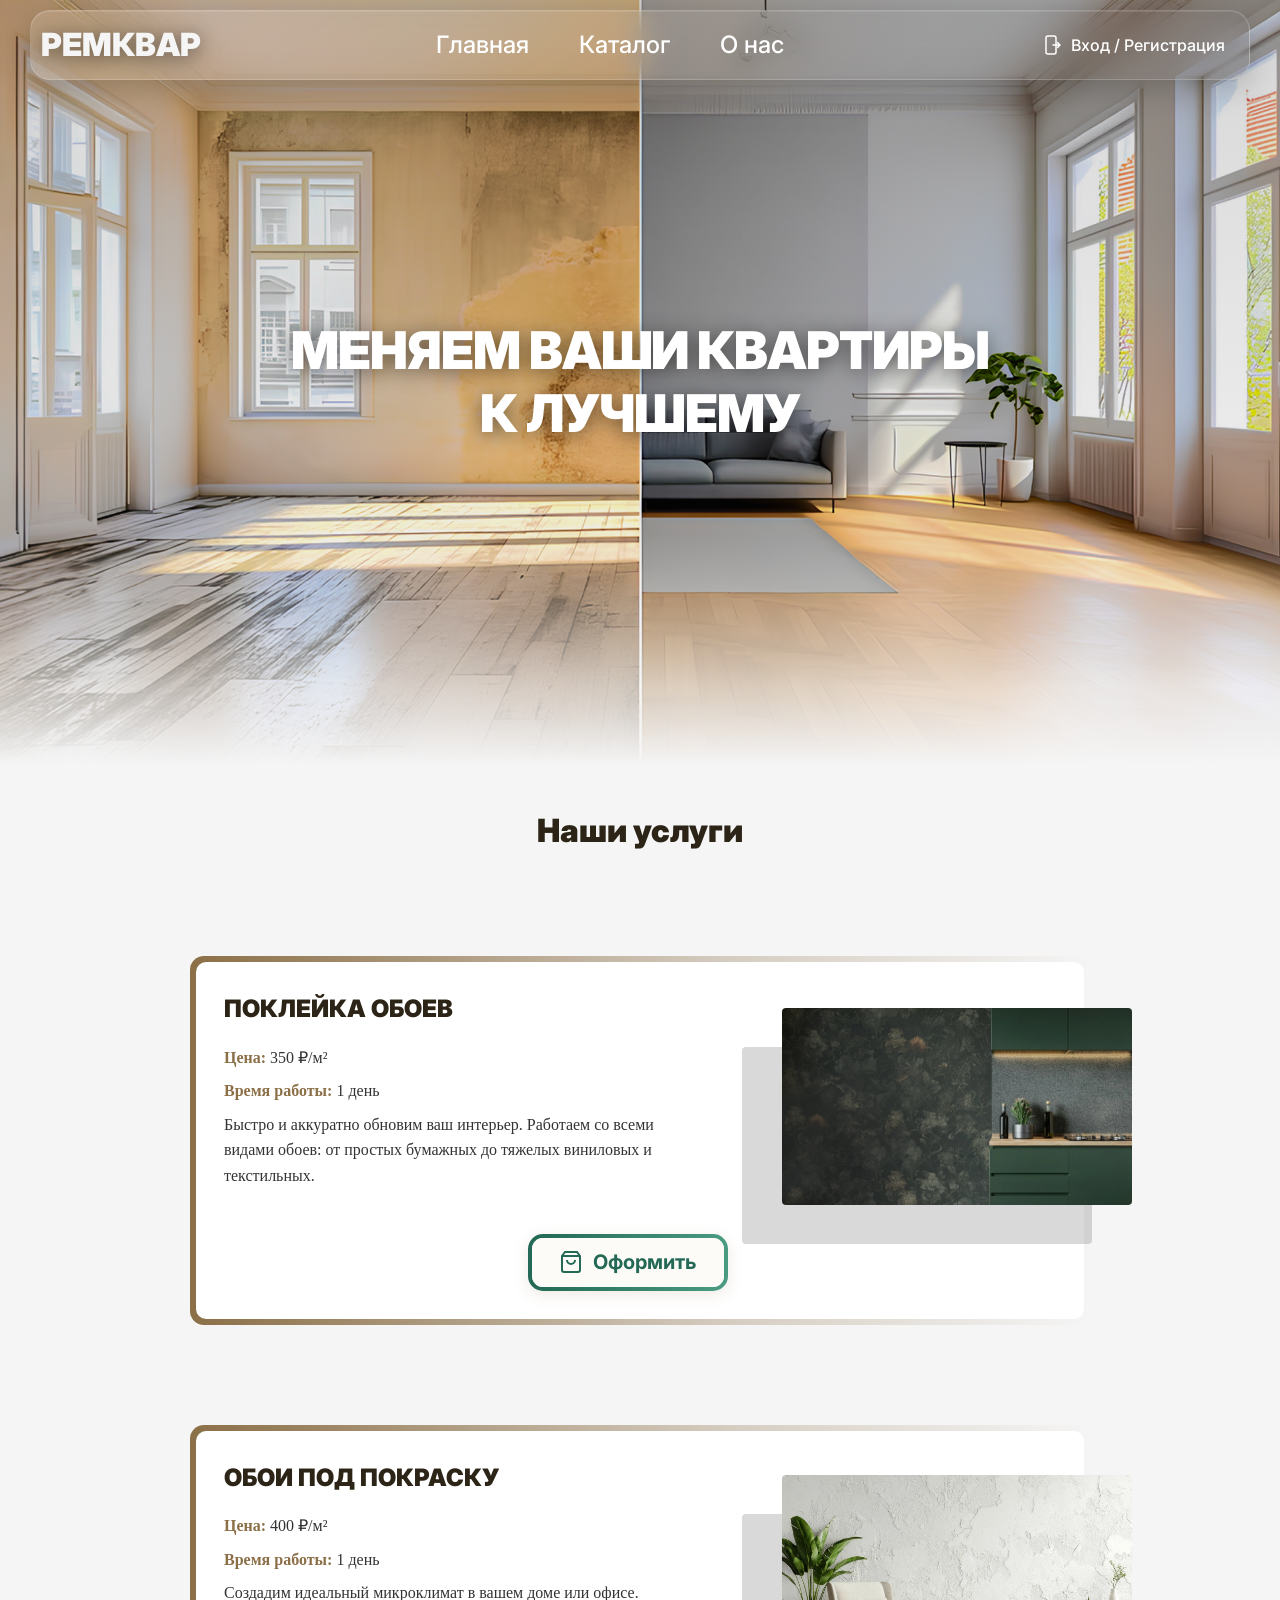
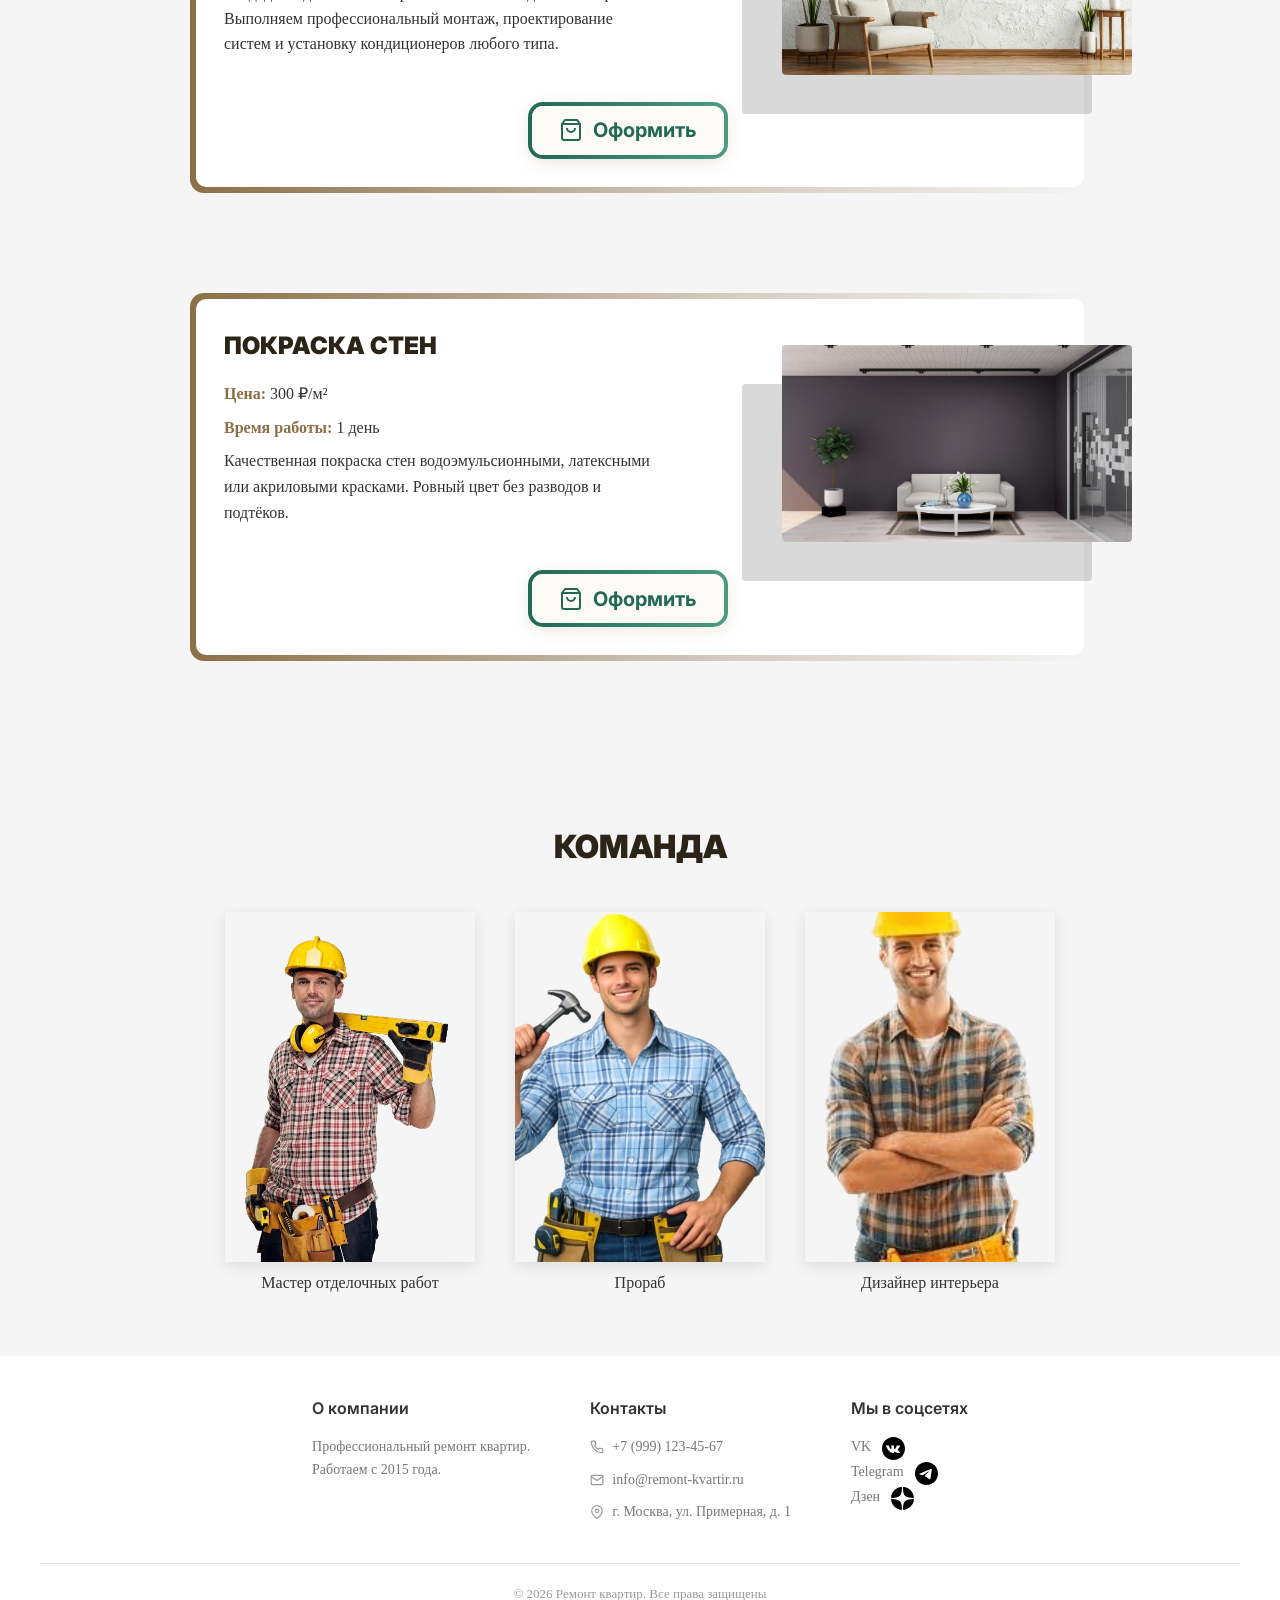
<file: public/profile.html>
<!DOCTYPE html>
<html lang="ru">
<head>
    <meta charset="UTF-8">
    <meta name="viewport" content="width=device-width, initial-scale=1.0">
    <title>Личный кабинет — Ремонт квартир</title>
    <link rel="stylesheet" href="css/style.css">
    <link rel="stylesheet" href="css/profile.css">
    <link href="https://fonts.googleapis.com/css2?family=Inter:wght@400;500;600;700;900&display=swap" rel="stylesheet">
</head>
<body>
    <header class="header-any">
        <nav class="headerNavFlxb-any">
            <h1>РЕМКВАР</h1>
            <div class="flxb-txts-header-any">
                <a href="index.html">Главная</a>
                <a href="catalog.html">Каталог</a>
                <a href="about.html">О нас</a>
            </div>
            <button class="login-btn" id="login-btn">
                <span>Личный кабинет</span>
            </button>
        </nav>
    </header>

    <main>
        <div class="profile-layout">
            <nav class="profile-nav">
                <ul class="profile-nav-list">
                    <li><a href="#orders">Заказы</a></li>
                    <li><a href="#data">Мои данные</a></li>
                </ul>
                <button class="logout-btn" id="logout-btn">Выйти</button>
            </nav>

            <div class="profile-content">
                <section class="profile-section" id="orders">
                    <h2>Мои заказы</h2>
                    <div id="orders-list"></div>
                </section>

                <section class="profile-section" id="data">
                    <h2>Мои данные</h2>
                    <div class="user-info">
                        <p><strong>ФИО:</strong> <span id="user-name"></span></p>
                        <p><strong>Email:</strong> <span id="user-email"></span></p>
                        <p><strong>Телефон:</strong> <span id="user-phone"></span></p>
                    </div>
                </section>
            </div>
        </div>
    </main>

    <footer class="footer">...</footer> <!-- ваш футер -->

    <script src="js/auth.js"></script>
    <script src="js/telephoneMask.js"></script>
    <script src="js/profile.js"></script>
</body>
</html>
</file>
<file: public/css/style.css>
:root {
  --color-brown: #8B6F47;
  --color-brown-dark: #6B5637;
  --color-brown-light: #A68B6B;
  --color-green: #236956;
  --color-green-light: #4a9b82;
  --color-green-bright: #6BC4A6;

  --color-bg: #f5f5f5;
  --color-bg-warm: #fdfbf7;
  --color-text: #333333;
  --color-text-light: #777777;
  --color-white: #ffffff;
  --color-border: #e0e0e0;

  --font-heading: "Inter", sans-serif;
  --font-body: "Times New Roman", Times;

  --header-height: 70px;
  --radius-sm: 8px;
  --radius-md: 12px;
  --radius-lg: 15px;
}

* {
  margin: 0;
  padding: 0;
  box-sizing: border-box;
  scroll-behavior: smooth;
}

body {
  font-family: var(--font-body);
  background-color: var(--color-bg);
  color: var(--color-text);
  line-height: 1.6;
}

h1,
h2,
h3,
h4,
h5,
h6 {
  font-family: var(--font-heading);
  font-weight: 900;
  color: #2C2416;
}
.header-main {
  position: fixed;
  width: 100%;
  border-radius: 0 0 20px 20px;
  z-index: 1;
 
}

.header-any {
  position: relative;
  width: 100%;
  border-radius: 0 0 20px 20px;
  z-index: 1;
}

.headerNavFlxb-main-page {
  display: flex;
  justify-content: space-between;
  align-items: center;
  margin: 10px 30px 0 30px;
  height: var(--header-height);
   background: linear-gradient(
    135deg,
    hsla(0, 0%, 100%, 0.12) 0%,
    hsla(0, 0%, 100%, 0.02) 50%,
    hsla(0, 0%, 0%, 0.05) 100%
  );
  -webkit-backdrop-filter: blur(16px);          /* Safari */
  backdrop-filter: blur(16px);                /* основной блюр */
  /* border-bottom: 1px solid rgba(255, 255, 255, 0.3); */
  box-shadow: 
    0 8px 32px rgba(0, 0, 0, 0.2),
    inset 0 1px 0 hsla(0, 0%, 100%, 0.1);
  border: 1px solid hsla(0, 0%, 100%, 0.18);
  padding-left: 10px;
  border-radius: 20px;
}
.headerNavFlxb-any {
  display: flex;
  justify-content: space-between;
  align-items: center;
  margin: 10px 30px 0 30px;
  height: var(--header-height);
   background: linear-gradient(
    135deg,
    hsla(0, 0%, 100%, 0.12) 0%,
    hsla(0, 0%, 100%, 0.02) 50%,
    hsla(0, 0%, 0%, 0.05) 100%
  );
  -webkit-backdrop-filter: blur(16px);          /* Safari */
  backdrop-filter: blur(16px);                /* основной блюр */
  /* border-bottom: 1px solid rgba(255, 255, 255, 0.3); */
  box-shadow: 
    0 8px 32px rgba(0, 0, 0, 0.2),
    inset 0 1px 0 hsla(0, 0%, 100%, 0.1);
  border: 1px solid hsla(0, 0%, 100%, 0.18);
  padding-left: 10px;
  border-radius: 20px;
}
.headerNavFlxb-any span{
  font-size: 15px;
  text-shadow: 0 3px 20px rgba(0, 0, 0, 0.5);
  color: var(--color-text);
}

.headerNavFlxb-main-page h1 {
  font-size: xx-large;
  text-shadow: 0 3px 20px rgba(0, 0, 0, 0.5);
  color: var(--color-bg);
}

.header-logo {
  height: 60px;
  width: auto;
}

.flxb-txts-header-main-page {
  display: flex;
  flex-direction: row;
  align-items: center;
  gap: 10px;
}

.flxb-txts-header-any {
  display: flex;
  flex-direction: row;
  align-items: center;
  gap: 10px;
}

.flxb-txts-header-main-page a {
  text-decoration: none;
  color: var(--color-white);
  font-family: var(--font-heading);
  font-weight: 500;
  transition: all 0.2s;
  padding: 10px 20px;
  border-radius: var(--radius-md);
  font-size: x-large;
}

.flxb-txts-header-any a {
  text-decoration: none;
  color: var(--color-text);
  font-family: var(--font-heading);
  font-weight: 500;
  transition: all 0.2s;
  padding: 10px 20px;
  border-radius: var(--radius-md);
  font-size: 16px;
}

.flxb-txts-header-any a:hover {
  color: var(--color-white);
  border-radius: var(--radius-md);
  background-color: var(--color-brown);
}

.flxb-txts-header-main-page a:hover {
  color: var(--color-white);
  border-radius: var(--radius-md);
  background-color: var(--color-brown);

}

/* Выделение текущей страницы */
/* .flxb-txts-header-main-page a.active {
  background-color: var(--color-brown);
  color: var(--color-white);
  font-size: 18px;
} */

.login-btn {
  display: flex;
  justify-content: center;
  align-items: center;
  gap: 8px;
  height: 50px;
  padding: 0 24px;
  background-color: transparent;
  border: none;
  cursor: pointer;
  color: var(--color-white);
  font-family: var(--font-heading);
  font-size: 16px;
  font-weight: 500;
}

.footer {
  background-color: var(--color-white);
  padding: 40px 0 20px;
  max-width: 100%;
  margin: 0 auto;
}

.footer-container {
  display: flex;
  justify-content: center;
  gap: 5%;
  padding: 0 40px;
  margin-bottom: 30px;
  flex-wrap: wrap;
}

.footer-column h3 {
  color: var(--color-text);
  font-size: 16px;
  font-weight: 600;
  margin-bottom: 15px;
}

.footer-column p,
.footer-column a {
  display: flex;
  flex-direction: column;
  color: var(--color-text-light);
  font-size: 14px;
  line-height: 1.6;
  text-decoration: none;
}
.socials {
  display: flex;
  gap: 10px;
}

.footer-column a:hover {
  color: var(--color-text);
}

.contact-item {
  display: flex;
  align-items: center;
  margin-bottom: 10px;
  gap: 8px;
}

.contact-item svg {
  width: 14px;
  height: 14px;
  flex-shrink: 0;
  color: #999;
}


.divider {
  height: 1px;
  background-color: var(--color-border);
  margin: 0 40px;
}

.copyright {
  text-align: center;
  padding: 20px 40px 0;
  color: #999;
  font-size: 13px;
}

/* --- Модальное окно авторизации --- */
.auth-overlay {
  display: none;
  position: fixed;
  top: 0;
  left: 0;
  width: 100%;
  height: 100%;
  background: rgba(0, 0, 0, 0.5);
  z-index: 2;
  justify-content: center;
  align-items: center;
}

.auth-overlay.active {
  display: flex;
}

.auth-modal {
  background: var(--color-white);
  padding: 40px;
  border-radius: var(--radius-lg);
  width: 90%;
  max-width: 420px;
  position: relative;
}

.auth-modal h2 {
  margin-bottom: 24px;
  text-align: center;
  font-size: 24px;
}

.auth-tabs {
  display: flex;
  gap: 10px;
  margin-bottom: 24px;
}

.auth-tab {
  flex: 1;
  padding: 12px;
  border: 2px solid var(--color-border);
  background: var(--color-white);
  border-radius: var(--radius-sm);
  cursor: pointer;
  font-family: var(--font-heading);
  font-weight: 600;
  transition: all 0.2s;
}

.auth-tab.active {
  background: var(--color-green);
  color: var(--color-white);
  border-color: var(--color-green);
}

.auth-form {
  display: none;
}

.auth-form.active {
  display: block;
}

.auth-form input {
  width: 100%;
  padding: 14px 16px;
  margin-bottom: 16px;
  border: 1px solid var(--color-border);
  border-radius: var(--radius-sm);
  font-family: var(--font-body);
  font-size: 16px;
  transition: border-color 0.2s;
}

.auth-form input:focus {
  outline: none;
  border-color: var(--color-green);
}

.auth-submit {
  width: 100%;
  padding: 14px;
  background: var(--color-green);
  color: var(--color-white);
  border: none;
  border-radius: var(--radius-sm);
  font-family: var(--font-heading);
  font-size: 16px;
  font-weight: 600;
  cursor: pointer;
  transition: background 0.2s;
}

.auth-submit:hover {
  background: #1a5240;
}

.auth-close {
  position: absolute;
  top: 16px;
  right: 16px;
  width: 32px;
  height: 32px;
  border: none;
  background: none;
  font-size: 24px;
  cursor: pointer;
  color: var(--color-text-light);
}

.auth-close:hover {
  color: var(--color-text);
}

/* --- Адаптив (базовый) --- */
@media (max-width: 768px) {
  .headerNavFlxb-main-page {
    flex-wrap: wrap;
    height: auto;
    padding: 10px 0;
    gap: 10px;
  }
  .headerNavFlxb-any {
    flex-wrap: wrap;
    height: auto;
    padding: 10px 0;
    gap: 10px;
  }

  .flxb-txts-main-page {
    order: 3;
    width: 100%;
    justify-content: center;
    flex-wrap: wrap;
  }

  .flxb-txts-main-page a {
    font-size: 14px;
    padding: 8px 14px;
  }

  .footer-container {
    flex-direction: column;
    gap: 30px;
    text-align: center;
  }

  .contact-item {
    justify-content: center;
  }
}
</file>
<file: public/css/index.css>
.hero-section {
  position: relative;
  width: 100%;
  height: 85vh;
  min-height: 500px;
  max-height: 1000px;
  overflow: hidden;
}

.hero-image {
  width: 100%;
  height: 100%;
  object-fit: cover;
  object-position: center;
}
.hero-overlay {
  position: absolute;
  top: 0;
  left: 0;
  width: 100%;
  height: 100%;
  display: flex;
  flex-direction: column;
  justify-content: center;
  align-items: center;
  background: linear-gradient(
    to bottom,
    rgba(0,0,0,0.15) 0%,
    rgba(0,0,0,0.05) 70%,
    rgba(253, 251, 247, 0.7) 90%,
    rgba(245, 245, 245, 1) 100%
  )
}

.hero-title {
  color: var(--color-white);
  font-size: clamp(28px, 5vw, 52px);
  font-weight: 900;
  text-align: center;
  text-shadow: 0 3px 20px rgba(0,0,0,0.5);
  padding: 0 20px;
  letter-spacing: -0.02em;
  line-height: 1.2;
  max-width: 900px;
}

/* --- Карточки услуг --- */
.services-section {
  padding: 40px 20px;
  max-width: 1200px;
  margin: 0 auto;
}

.section-title {
  text-align: center;
  font-size: 32px;
  margin-bottom: 40px;
  color: #2C2416;
}

.service-card-wrapper {
  position: relative;
  max-width: 900px;
  padding: 6px;
  border-radius: 14px;
  background: linear-gradient(90deg, var(--color-brown) 0%, rgba(139, 111, 71, 0.3) 60%, transparent 100%);
  margin: 100px auto;
}

.service-card {
  width: 100%;
  box-sizing: border-box;
  padding: 28px;
  background: var(--color-white);
  border-radius: 10px;
  display: flex;
  gap: 24px;
  align-items: center;
}

.service-card-text {
  flex: 1;
}

.service-card-text h3 {
  font-size: 24px;
  margin-bottom: 16px;
  color: #2C2416;
}

.service-card-text p {
  margin-bottom: 8px;
  font-size: 16px;
  color: var(--color-text);
}

.service-card-text strong {
  color: var(--color-brown);
}

.service-card-image {
  flex-basis: 45%;
  max-width: 400px;
  flex-shrink: 0;

}

.service-card-image img {
   position: relative;
   left: 100px;
   bottom: 30px;
   
    width: auto;
    max-width: 350px;
    height: auto;
    border-radius: 4px;
    box-shadow: -40px 39px 0px rgba(0, 0, 0, 0.15); 
    /* transform: translate(100px, -100px); */
}

/* --- Кнопка "Хочу!" --- */
.want-btn {
  display: flex;
  justify-content: center;
  align-items: center;
  gap: 10px;
  height: 57px;
  width: 200px;
  background-color: var(--color-bg-warm);
  margin: 45px 0 0 70%;
  border-radius: var(--radius-lg);
  border: 4px solid transparent;
  cursor: pointer;
  background-image: 
    linear-gradient(var(--color-bg-warm), var(--color-bg-warm)),
    linear-gradient(90deg, var(--color-green) 0%, var(--color-green-light) 50%, var(--color-green) 100%);
  background-clip: padding-box, border-box;
     background-size: 100% 100%, 200% 100%;
   animation: borderSlide 2.5s linear infinite;
  box-shadow: 
    inset 0 0 0 2px var(--color-bg-warm),
    0 4px 15px rgba(139, 111, 71, 0.15);
  transition: transform 0.2s, box-shadow 0.2s;
  font-family: var(--font-heading);
  font-size: 20px;
  font-weight: 700;
  color: var(--color-green);
  text-decoration: none;
}

.want-btn:hover {
  transform: translateY(-2px);
  box-shadow: 0 8px 20px rgba(139, 111, 71, 0.25);
}

.want-btn:active {
  transform: translateY(0);
}


.team-section {
  padding: 20px 20px 60px;
  text-align: center;
}

.team-title {
  font-size: 32px;
  margin-bottom: 40px;
  color: #2C2416;
}

.team-grid {
  display: flex;
  justify-content: center;
  gap: 40px;
  flex-wrap: wrap;
}

.team-member {
  text-align: center;
}

.team-member img {
  width: 250px;
  height: 350px;
  object-fit: cover;
  box-shadow: 0 4px 15px rgba(0,0,0,0.1);
}

@media (max-width: 768px) {
  .hero-section {
    height: 50vh;
    min-height: 300px;
  }
  
  .hero-title {
    font-size: 22px;
  }
  
  .service-card {
    flex-direction: column;
    padding: 20px;
  }
  
  .service-card-image {
    flex-basis: auto;
    max-width: 100%;
    width: 100%;
  }
  
  .service-card-image img {
    height: 180px;
  }
  
  .service-card-text h3 {
    font-size: 20px;
  }
}
</file>
<file: public/css/about.css>
/* ============================================
   СТРАНИЦА "О НАС" (about.html)
   ============================================ */

.about-container {
  max-width: 900px;
  margin: 0 auto;
  padding: 20px 20px 60px;
}

/* --- Герой-секция --- */
.about-hero {
  text-align: center;
  padding: 40px 0;
}

.about-hero h1 {
  font-size: clamp(32px, 5vw, 48px);
  margin-bottom: 16px;
  color: #2C2416;
}

.about-subtitle {
  font-family: var(--font-body);
  font-size: clamp(18px, 2.5vw, 24px);
  color: var(--color-text-light);
  font-style: italic;
}

/* --- Основной текст --- */
.about-intro {
  font-size: 20px;
  line-height: 1.7;
  margin-bottom: 40px;
  color: var(--color-text);
}

/* --- Блок преимуществ --- */
.about-values {
  margin-bottom: 40px;
}

.about-values h2 {
  font-size: 28px;
  margin-bottom: 24px;
  color: #2C2416;
}
.about-values p {
  font-size: 20px;
   line-height: 1.7;
   margin-bottom: 20px;
}
.values-grid {
  display: grid;
  grid-template-columns: repeat(2, 1fr);
  gap: 20px;
}

.value-card {
  background: var(--color-white);
  border-radius: var(--radius-md);
  padding: 24px;
  box-shadow: 0 2px 8px rgba(0,0,0,0.04);
  /* border-left: 4px solid var(--color-green); */
}

.value-card h4 {
  font-size: 18px;
  margin-bottom: 8px;
  color: var(--color-green);
}

.value-card p {
  font-size: 20px;
  color: var(--color-text);
  line-height: 1.5;
}

/* --- Статистика --- */
.about-stats {
  display: flex;
  justify-content: center;
  gap: 60px;
  margin: 40px 0;
  flex-wrap: wrap;
}

.stat-item {
  text-align: center;
}

.stat-number {
  font-family: var(--font-heading);
  font-size: 48px;
  font-weight: 900;
  color: var(--color-brown);
  line-height: 1;
}

.stat-label {
  font-family: var(--font-body);
  font-size: 16px;
  color: var(--color-text-light);
  margin-top: 8px;
}

/* --- Проекты --- */
.about-projects {

  margin-top: 40px;
}

.about-projects h2 {
  font-size: 28px;
  margin-bottom: 16px;
  color: #2C2416;
}

.about-projects p {
  font-size: 20px;
  line-height: 1.7;
  color: var(--color-text);
}

/* --- Адаптив --- */
@media (max-width: 768px) {
  .values-grid {
    grid-template-columns: 1fr;
  }
  
  .about-stats {
    gap: 30px;
  }
  
  .stat-number {
    font-size: 36px;
  }
  
  .about-projects {
    padding: 20px;
  }
}
</file>
<file: public/css/catalog.css>
/* ============================================
   КАТАЛОГ УСЛУГ (catalog.html)
   ============================================ */

/* --- Лэйаут каталога --- */
.catalog-layout {
  display: flex;
  gap: 30px;
  max-width: 1400px;
  margin: 0 auto ;
  padding: 20px;
}

/* --- Фильтры (десктоп — фиксированные слева) --- */
.filters-sidebar {
  width: 280px;
  flex-shrink: 0;
  position: fixed;
  left: 60px;
  top: calc(var(--header-height) + 40px);
  max-height: calc(100vh - var(--header-height) - 60px);
  overflow-y: auto;
  background: var(--color-white);
  border-radius: var(--radius-md);
  padding: 24px;
  box-shadow: 0 2px 12px rgba(0,0,0,0.06);
}

.filters-sidebar h3 {
  font-size: 20px;
  margin-bottom: 20px;
  color: #2C2416;
}

.filter-group {
  margin-bottom: 24px;
  padding-bottom: 20px;
  border-bottom: 1px solid var(--color-border);
}

.filter-group:last-child {
  border-bottom: none;
}

.filter-label {
  display: block;
  font-family: var(--font-heading);
  font-weight: 600;
  font-size: 14px;
  margin-bottom: 10px;
  color: var(--color-text);
}

/* --- Ползунок цены --- */
.price-slider-wrapper {
  padding: 0 4px;
}

.price-slider {
  width: 100%;
  -webkit-appearance: none;
  appearance: none;
  height: 6px;
  border-radius: 3px;
  background: var(--color-border);
  outline: none;
  margin-bottom: 10px;
}

.price-slider::-webkit-slider-thumb {
  -webkit-appearance: none;
  appearance: none;
  width: 20px;
  height: 20px;
  border-radius: 50%;
  background: var(--color-green);
  cursor: pointer;
  border: 3px solid var(--color-white);
  box-shadow: 0 1px 5px rgba(0,0,0,0.2);
}

.price-slider::-moz-range-thumb {
  width: 20px;
  height: 20px;
  border-radius: 50%;
  background: var(--color-green);
  cursor: pointer;
  border: 3px solid var(--color-white);
  box-shadow: 0 1px 5px rgba(0,0,0,0.2);
}

.price-display {
  font-family: var(--font-heading);
  font-size: 14px;
  color: var(--color-green);
  font-weight: 600;
}

/* --- Фильтр типа ремонта --- */
.filter-checkbox {
  display: flex;
  align-items: center;
  gap: 10px;
  margin-bottom: 10px;
  cursor: pointer;
}

.filter-checkbox input[type="checkbox"] {
  width: 18px;
  height: 18px;
  accent-color: var(--color-green);
  cursor: pointer;
}

.filter-checkbox span {
  font-size: 15px;
  color: var(--color-text);
}

/* --- Фильтр срока --- */
.duration-inputs {
  display: flex;
  gap: 10px;
  align-items: center;
}

.duration-inputs input {
  width: 80px;
  padding: 10px;
  border: 1px solid var(--color-border);
  border-radius: var(--radius-sm);
  font-family: var(--font-body);
  font-size: 14px;
}

.duration-inputs span {
  color: var(--color-text-light);
  font-size: 14px;
}

/* --- Сортировка --- */
.sort-select {
  width: 100%;
  padding: 12px;
  border: 1px solid var(--color-border);
  border-radius: var(--radius-sm);
  font-family: var(--font-heading);
  font-size: 14px;
  background: var(--color-bg);
  cursor: pointer;
}

/* --- Кнопка сброса --- */
.reset-btn {
  width: 100%;
  padding: 12px;
  background: transparent;
  border: 2px solid var(--color-brown);
  border-radius: var(--radius-sm);
  font-family: var(--font-heading);
  font-weight: 600;
  color: var(--color-brown);
  cursor: pointer;
  transition: all 0.2s;
  margin-top: 10px;
}

.reset-btn:hover {
  background: var(--color-brown);
  color: var(--color-white);
}

/* --- Сетка товаров --- */
.catalog-grid-wrapper {
  margin-left: 260px;
  flex: 1;
}

.catalog-grid {
  display: grid;
  grid-template-columns: repeat(2, 1fr);
  gap: 40px 100px ;
}

/* --- Карточка товара --- */
.catalog-card {
  background: var(--color-white);
  border-radius: var(--radius-md);
  overflow: hidden;
  box-shadow: 0 2px 8px rgba(0,0,0,0.06);
  transition: transform 0.2s, box-shadow 0.2s;
  cursor: pointer;
  text-decoration: none;
  color: inherit;
  display: block;
}

.catalog-card:hover {
  transform: translateY(-4px);
  box-shadow: 0 8px 24px rgba(0,0,0,0.12);
}

.catalog-card-image {
  width: 100%;
  height: 240px;
  object-fit: cover;
  display: block;
}

.catalog-card-body {
  padding: 16px;
}

.catalog-card-price {
  font-family: var(--font-heading);
  font-size: 22px;
  font-weight: 900;
  color: #2C2416;
  margin-bottom: 8px;
}

.catalog-card-title {
  font-family: var(--font-body);
  font-size: 16px;
  color: var(--color-text);
  margin-bottom: 10px;
  line-height: 1.4;
  display: -webkit-box;
  /* -webkit-line-clamp: 2; */
  -webkit-box-orient: vertical;
  overflow: hidden;
}

.catalog-card-meta {
  display: flex;
  justify-content: space-between;
  align-items: center;
}

.catalog-card-badge {
  display: inline-block;
  padding: 6px 12px;
  background: rgba(35, 105, 86, 0.1);
  color: var(--color-green);
  border-radius: 20px;
  font-family: var(--font-heading);
  font-size: 13px;
  font-weight: 600;
}

.catalog-card-type {
  font-size: 13px;
  color: var(--color-text-light);
}

/* --- Адаптив: фильтры в горизонтальном скролле --- */
@media (max-width: 768px) {
  .catalog-layout {
    flex-direction: column;
    padding: 10px;
  }
  
  .filters-sidebar {
    position: static;
    width: 100%;
    max-height: none;
    display: flex;
    gap: 16px;
    overflow-x: auto;
    padding: 16px;
    margin-bottom: 20px;
    white-space: nowrap;
  }
  
  .filters-sidebar h3,
  .filter-group {
    flex-shrink: 0;
    border-bottom: none;
    margin-bottom: 0;
    padding-bottom: 0;
    border-right: 1px solid var(--color-border);
    padding-right: 16px;
  }
  
  .filter-group:last-child {
    border-right: none;
  }
  
  .catalog-grid-wrapper {
    margin-left: 0;
  }
  
  .catalog-grid {
    grid-template-columns: 1fr;
  }
  
  .filters-sidebar::-webkit-scrollbar {
    height: 4px;
  }
  
  .filters-sidebar::-webkit-scrollbar-track {
    background: var(--color-border);
  }
  
  .filters-sidebar::-webkit-scrollbar-thumb {
    background: var(--color-brown);
    border-radius: 2px;
  }
}

/* --- Динамический цвет ползунка --- */
.price-slider {
  --progress: 50%;
  background: linear-gradient(to right, var(--color-green) 0%, var(--color-green) var(--progress), var(--color-border) var(--progress), var(--color-border) 100%);
}
</file>
<file: public/css/detail.css>
.detail-container {
  max-width: 1000px;
  margin: 0 auto;
  padding: 20px;
}


.back-link {
  display: inline-flex;
  align-items: center;
  gap: 8px;
  color: var(--color-brown);
  text-decoration: none;
  font-family: var(--font-heading);
  font-weight: 600;
  font-size: 15px;
  margin-bottom: 24px;
  transition: color 0.2s;
}

.back-link:hover {
  color: var(--color-brown-dark);
}

.back-link svg {
  width: 20px;
  height: 20px;
}

.detail-hero {
  margin-bottom: 32px;
}

.detail-hero img {
  width: 100%;
  max-height: 500px;
  object-fit: cover;
  border-radius: var(--radius-md);
  box-shadow: 0 4px 20px rgba(0,0,0,0.08);
}


.detail-info {
  background: var(--color-white);
  border-radius: var(--radius-md);
  padding: 32px;
  margin-bottom: 32px;
  box-shadow: 0 2px 8px rgba(0,0,0,0.04);
}

.detail-title {
  font-size: 32px;
  margin-bottom: 16px;
  color: #2C2416;
}

.detail-meta {
  display: flex;
  gap: 24px;
  margin-bottom: 24px;
  flex-wrap: wrap;
}

.detail-meta-item {
  font-family: var(--font-heading);
  font-size: 18px;
  color: var(--color-text);
}

.detail-meta-item strong {
  color: var(--color-green);
}

.detail-description {
  font-size: 17px;
  line-height: 1.7;
  color: var(--color-text);
  margin-bottom: 24px;
}

/* --- Список работ --- */
.works-list {
  margin-bottom: 24px;
}

.works-list h4 {
  font-size: 20px;
  margin-bottom: 16px;
  color: #2C2416;
}

.works-list ul {
  list-style: none;
  display: grid;
  grid-template-columns: repeat(2, 1fr);
  gap: 10px;
}

.works-list li {
  padding: 10px 14px;
  background: rgba(35, 105, 86, 0.06);
  border-radius: var(--radius-sm);
  font-size: 15px;
  display: flex;
  align-items: center;
  gap: 8px;
}

.works-list li::before {
  content: "✓";
  color: var(--color-green);
  font-weight: 900;
}

/* --- Форма заявки --- */
.order-section {
  background: var(--color-white);
  border-radius: var(--radius-md);
  padding: 32px;
  box-shadow: 0 2px 8px rgba(0,0,0,0.04);
}

.order-section h3 {
  font-size: 24px;
  margin-bottom: 24px;
  color: #2C2416;
}

.order-form {
  display: grid;
  gap: 20px;
}

.form-group {
  display: flex;
  flex-direction: column;
  gap: 8px;
}

.form-group label {
  font-family: var(--font-heading);
  font-weight: 600;
  font-size: 15px;
  color: var(--color-text);
}

.form-group label .required {
  color: #e74c3c;
}

.form-group input,
.form-group textarea {
  padding: 14px 16px;
  border: 1px solid var(--color-border);
  border-radius: var(--radius-sm);
  font-family: var(--font-body);
  font-size: 16px;
  transition: border-color 0.2s;
}

.form-group input:focus,
.form-group textarea:focus {
  outline: none;
  border-color: var(--color-green);
}

.form-group textarea {
  min-height: 120px;
  resize: vertical;
}
.phone-hint {
  font-size: 13px;
  color: var(--color-text-light);
  margin-top: 4px;
}

#order-telephone {
  font-family: 'Courier New', monospace;
  letter-spacing: 1px;
  font-size: 17px;
}

#order-telephone::selection {
  background: rgba(35, 105, 86, 0.2);
}

.order-submit {
  padding: 16px 32px;
  background: var(--color-green);
  color: var(--color-white);
  border: none;
  border-radius: var(--radius-sm);
  font-family: var(--font-heading);
  font-size: 18px;
  font-weight: 700;
  cursor: pointer;
  transition: background 0.2s;
  justify-self: start;
}

.order-submit:hover {
  background: #1a5240;
}

.order-submit:disabled {
  background: var(--color-text-light);
  cursor: not-allowed;
}

/* --- Адаптив --- */
@media (max-width: 768px) {
  .detail-title {
    font-size: 24px;
  }
  
  .detail-meta {
    flex-direction: column;
    gap: 12px;
  }
  
  .works-list ul {
    grid-template-columns: 1fr;
  }
  
  .detail-info,
  .order-section {
    padding: 20px;
  }
}
</file>
<file: public/css/profile.css>
.profile-layout {
  display: flex;
  max-width: 1200px;
  margin: 0 auto;
  padding: 20px;
  gap: 30px;
}

/* --- Навигация слева (фиксированная) --- */
.profile-nav {
  width: 220px;
  flex-shrink: 0;
  position: fixed;
  left: 20px;
  top: calc(var(--header-height) + 40px);
}

.profile-nav-list {
  list-style: none;
  background: var(--color-white);
  border-radius: var(--radius-md);
  padding: 16px;
  box-shadow: 0 2px 8px rgba(0,0,0,0.04);
}

.profile-nav-list li {
  margin-bottom: 8px;
}

.profile-nav-list a {
  display: block;
  padding: 12px 16px;
  color: var(--color-text);
  text-decoration: none;
  font-family: var(--font-heading);
  font-weight: 500;
  border-radius: var(--radius-sm);
  transition: all 0.2s;
}

.profile-nav-list a:hover {
  background: rgba(139, 111, 71, 0.08);
  color: var(--color-brown);
}

.logout-btn {
  display: block;
  width: calc(100% - 32px);
  margin: 16px;
  padding: 12px;
  background: transparent;
  border: 2px solid #e74c3c;
  color: #e74c3c;
  border-radius: var(--radius-sm);
  font-family: var(--font-heading);
  font-weight: 600;
  cursor: pointer;
  transition: all 0.2s;
}

.logout-btn:hover {
  background: #e74c3c;
  color: var(--color-white);
}

/* --- Контент справа --- */
.profile-content {
  margin-left: 250px;
  flex: 1;
}

.profile-section {
  background: var(--color-white);
  border-radius: var(--radius-md);
  padding: 32px;
  margin-bottom: 30px;
  box-shadow: 0 2px 8px rgba(0,0,0,0.04);
}

.profile-section h2 {
  font-size: 24px;
  margin-bottom: 24px;
  color: #2C2416;
}

/* --- Карточка заявки --- */
.order-card {
  background: var(--color-bg);
  border-radius: 16px;
  padding: 24px;
  margin-bottom: 20px;
  border: 1px solid var(--color-border);
}
.order-badge {
  display: inline-block;
  padding: 6px 16px;
  color: var(--color-white);
  border-radius: 20px;
  font-family: var(--font-heading);
  font-size: 13px;
  font-weight: 700;
  margin-bottom: 16px;
}
.order-badge.in_progress {
  background: #FFBF00;
}
.order-badge.done {
  background: #75B43E;
}
 

.order-card h4 {
  font-size: 18px;
  margin-bottom: 12px;
  color: #2C2416;
}

.order-card p {
  font-size: 15px;
  color: var(--color-text);
  margin-bottom: 6px;
}

.order-card .order-date {
  font-size: 13px;
  color: var(--color-text-light);
  margin-top: 12px;
}

/* --- Форма данных --- */
.data-form {
  max-width: 500px;
}

.data-form .form-group {
  margin-bottom: 20px;
}

.save-btn {
  padding: 14px 32px;
  background: var(--color-green);
  color: var(--color-white);
  border: none;
  border-radius: var(--radius-sm);
  font-family: var(--font-heading);
  font-size: 16px;
  font-weight: 600;
  cursor: pointer;
  transition: background 0.2s;
}

.save-btn:hover {
  background: #1a5240;
}

.empty-orders {
  text-align: center;
  padding: 40px;
  color: var(--color-text-light);
  font-size: 16px;
}

/* --- Адаптив --- */
@media (max-width: 768px) {
  .profile-layout {
    flex-direction: column;
  }
  
  .profile-nav {
    position: static;
    width: 100%;
  }
  
  .profile-nav-list {
    display: flex;
    gap: 8px;
    overflow-x: auto;
    padding: 12px;
  }
  
  .profile-nav-list li {
    margin-bottom: 0;
    flex-shrink: 0;
  }
  
  .logout-btn {
    width: auto;
    margin: 12px 0 0 0;
  }
  
  .profile-content {
    margin-left: 0;
  }
  
  .profile-section {
    padding: 20px;
  }
}
</file>
